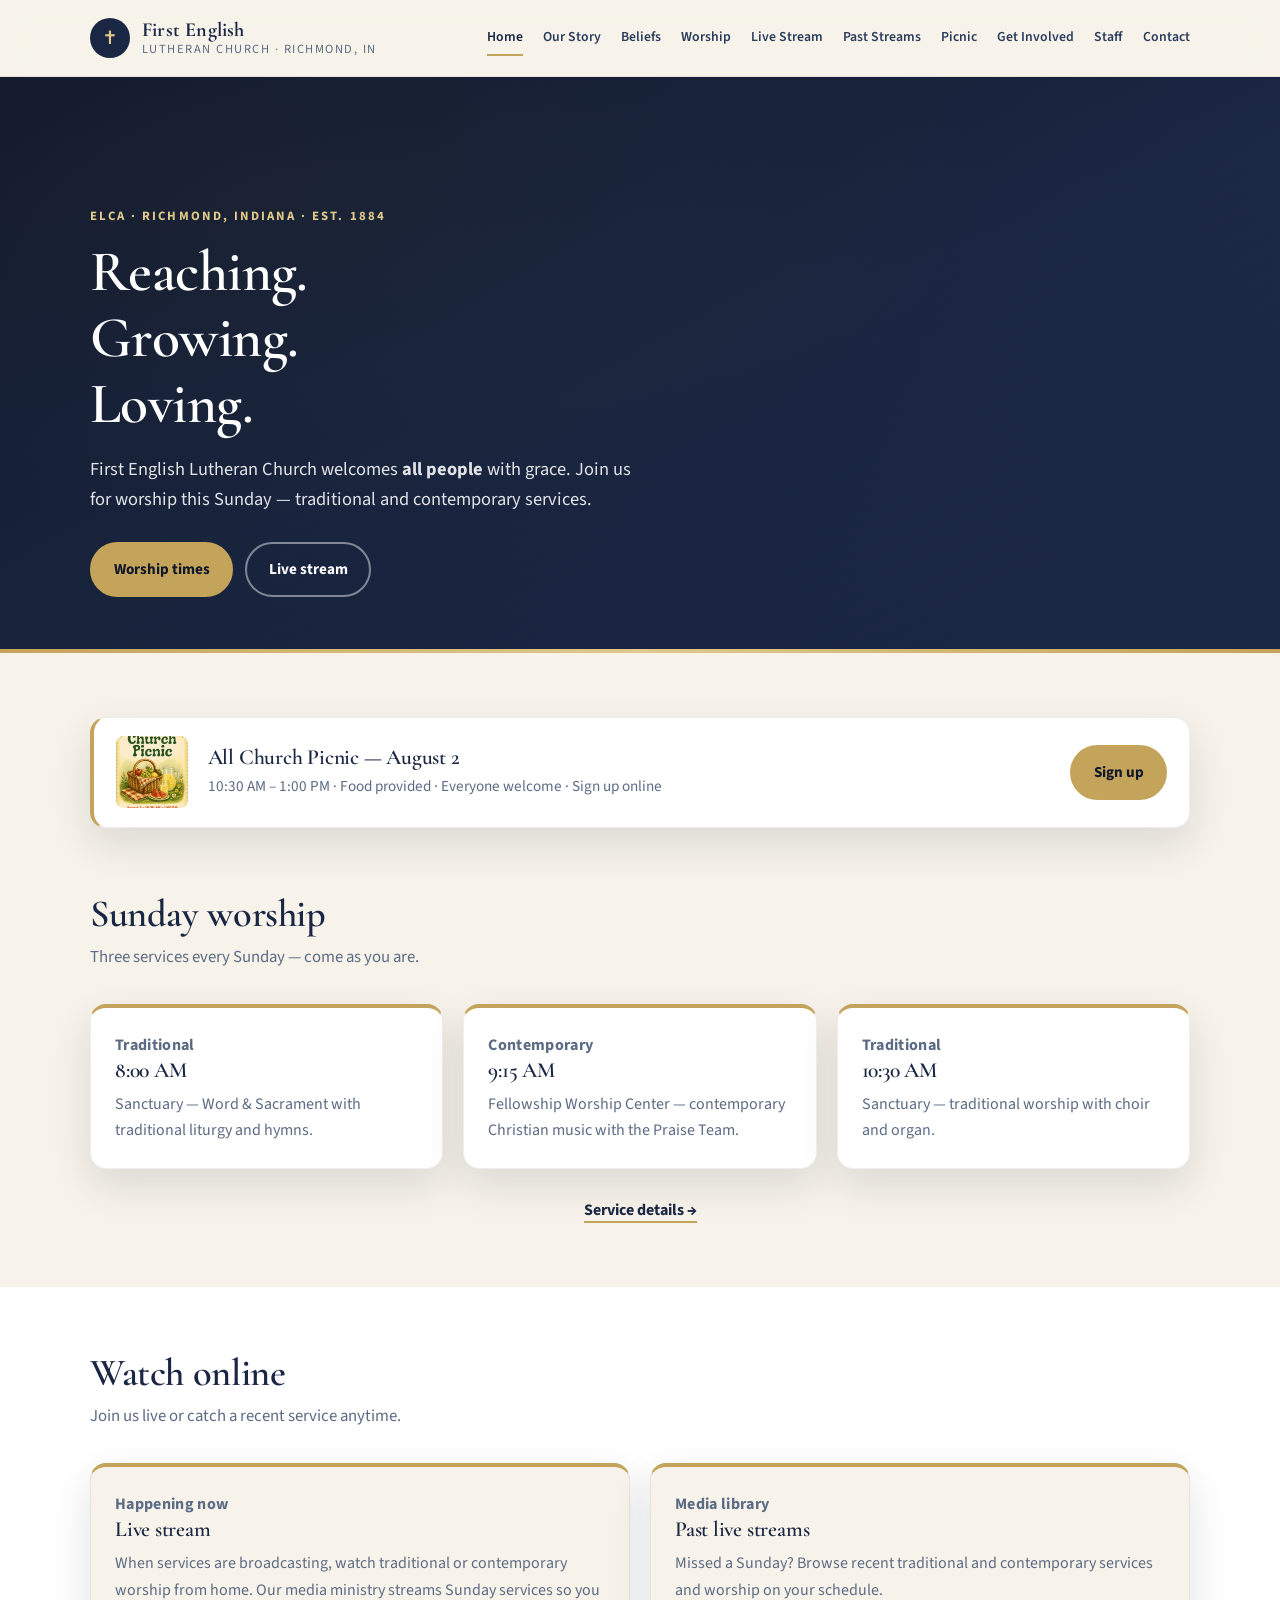
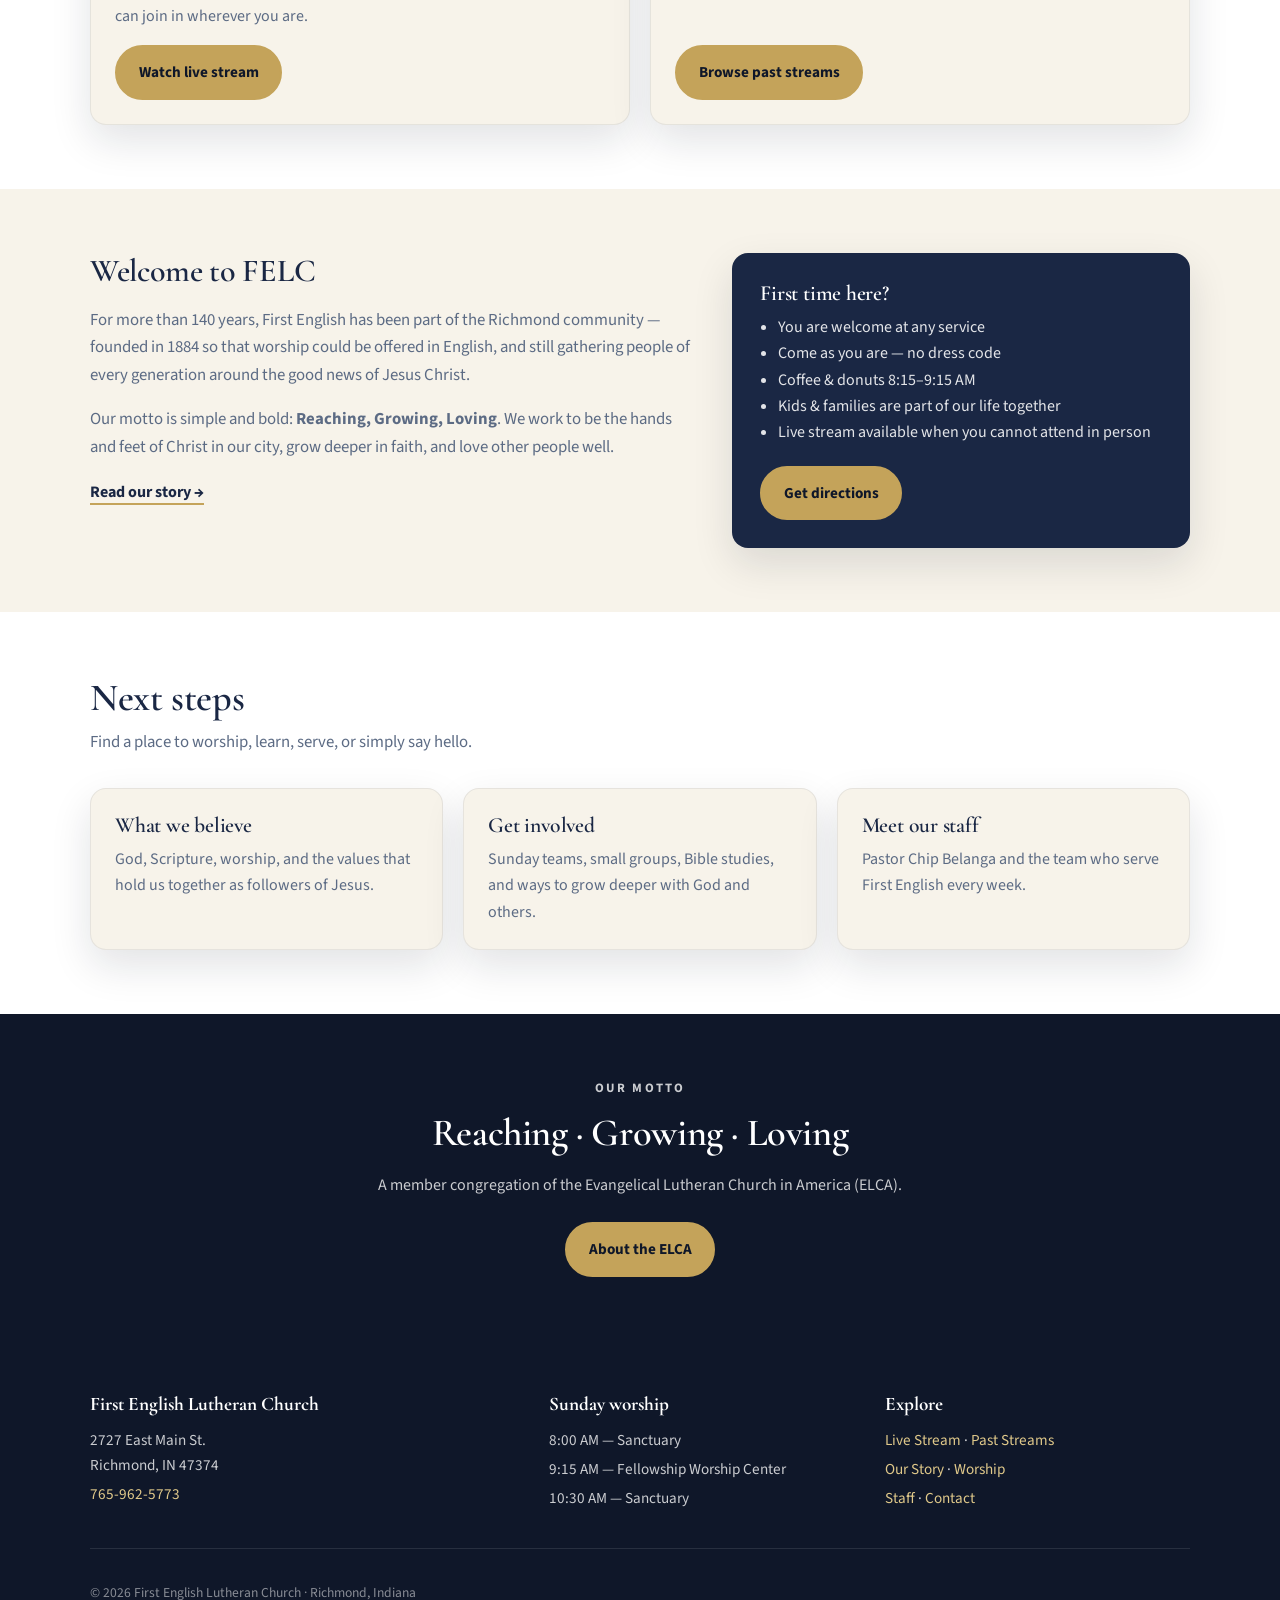
<file: index.html>
<!DOCTYPE html>
<html lang="en">
<head>
  <meta charset="UTF-8" />
  <meta name="viewport" content="width=device-width, initial-scale=1.0" />
  <meta name="description" content="First English Lutheran Church in Richmond, Indiana — Reaching, Growing, Loving. ELCA congregation at 2727 East Main St." />
  <title>First English Lutheran Church · Richmond, IN</title>
  <link rel="icon" href="assets/favicon.png" type="image/png" />
  <link rel="stylesheet" href="styles.css" />
  <link rel="preconnect" href="https://fonts.googleapis.com" />
  <link rel="preconnect" href="https://fonts.gstatic.com" crossorigin />
  <link href="https://fonts.googleapis.com/css2?family=Cormorant+Garamond:ital,wght@0,500;0,600;0,700;1,500&family=Source+Sans+3:wght@400;500;600;700&display=swap" rel="stylesheet" />
</head>
<body>
  <a class="skip-link" href="#main">Skip to content</a>
  <header class="site-header">
    <div class="container header-inner">
      <a class="brand" href="index.html">
        <span class="brand-mark" aria-hidden="true">&#10013;</span>
        <span class="brand-text">
          <strong>First English</strong>
          <span>Lutheran Church · Richmond, IN</span>
        </span>
      </a>
      <button class="nav-toggle" type="button" aria-expanded="false" aria-controls="site-nav" data-nav-toggle>
        <span class="sr-only">Menu</span>
        <span></span><span></span><span></span>
      </button>
      <nav id="site-nav" class="site-nav" data-nav>
        <a href="index.html" aria-current="page">Home</a>
        <a href="about.html">Our Story</a>
        <a href="beliefs.html">Beliefs</a>
        <a href="worship.html">Worship</a>
        <a href="live-stream.html">Live Stream</a>
        <a href="past-live-streams.html">Past Streams</a>
        <a href="picnic.html">Picnic</a>
        <a href="ministries.html">Get Involved</a>
        <a href="staff.html">Staff</a>
        <a href="contact.html">Contact</a>
      </nav>
    </div>
  </header>

  <main id="main">
    <section class="hero">
      <div class="container hero-content">
        <p class="eyebrow">ELCA · Richmond, Indiana · Est. 1884</p>
        <h1>Reaching.<br />Growing.<br />Loving.</h1>
        <p class="hero-lede">
          First English Lutheran Church welcomes <strong>all people</strong> with grace.
          Join us for worship this Sunday — traditional and contemporary services.
        </p>
        <div class="hero-actions">
          <a class="btn btn-primary" href="worship.html">Worship times</a>
          <a class="btn btn-ghost" href="live-stream.html">Live stream</a>
        </div>
      </div>
    </section>

    <section class="section" style="padding-bottom: 0;">
      <div class="container">
        <a class="picnic-banner" href="picnic.html">
          <img src="assets/church-picnic-flyer-thumb.png" alt="" width="72" height="72" />
          <div>
            <h3>All Church Picnic — August 2</h3>
            <p>10:30 AM – 1:00 PM · Food provided · Everyone welcome · Sign up online</p>
          </div>
          <span class="btn btn-primary">Sign up</span>
        </a>
      </div>
    </section>

    <section class="section">
      <div class="container">
        <div class="section-head">
          <h2>Sunday worship</h2>
          <p>Three services every Sunday — come as you are.</p>
        </div>
        <div class="card-grid three">
          <article class="card highlight">
            <p class="card-meta">Traditional</p>
            <h3>8:00 AM</h3>
            <p>Sanctuary — Word &amp; Sacrament with traditional liturgy and hymns.</p>
          </article>
          <article class="card highlight">
            <p class="card-meta">Contemporary</p>
            <h3>9:15 AM</h3>
            <p>Fellowship Worship Center — contemporary Christian music with the Praise Team.</p>
          </article>
          <article class="card highlight">
            <p class="card-meta">Traditional</p>
            <h3>10:30 AM</h3>
            <p>Sanctuary — traditional worship with choir and organ.</p>
          </article>
        </div>
        <p class="center-note">
          <a class="text-link" href="worship.html">Service details →</a>
        </p>
      </div>
    </section>

    <section class="section section-alt" id="watch">
      <div class="container">
        <div class="section-head">
          <h2>Watch online</h2>
          <p>Join us live or catch a recent service anytime.</p>
        </div>
        <div class="media-feature">
          <article class="card highlight">
            <p class="card-meta">Happening now</p>
            <h3>Live stream</h3>
            <p>
              When services are broadcasting, watch traditional or contemporary worship from home.
              Our media ministry streams Sunday services so you can join in wherever you are.
            </p>
            <a class="btn btn-primary" href="live-stream.html">Watch live stream</a>
          </article>
          <article class="card highlight">
            <p class="card-meta">Media library</p>
            <h3>Past live streams</h3>
            <p>
              Missed a Sunday? Browse recent traditional and contemporary services and worship on your schedule.
            </p>
            <a class="btn btn-primary" href="past-live-streams.html">Browse past streams</a>
          </article>
        </div>
      </div>
    </section>

    <section class="section">
      <div class="container split">
        <div class="prose">
          <h2>Welcome to FELC</h2>
          <p>
            For more than 140 years, First English has been part of the Richmond community —
            founded in 1884 so that worship could be offered in English, and still gathering
            people of every generation around the good news of Jesus Christ.
          </p>
          <p>
            Our motto is simple and bold:
            <strong>Reaching, Growing, Loving</strong>.
            We work to be the hands and feet of Christ in our city, grow deeper in faith,
            and love other people well.
          </p>
          <a class="text-link" href="about.html">Read our story →</a>
        </div>
        <aside class="callout">
          <h3>First time here?</h3>
          <ul>
            <li>You are welcome at any service</li>
            <li>Come as you are — no dress code</li>
            <li>Coffee &amp; donuts 8:15–9:15 AM</li>
            <li>Kids &amp; families are part of our life together</li>
            <li>Live stream available when you cannot attend in person</li>
          </ul>
          <a class="btn btn-primary" href="contact.html">Get directions</a>
        </aside>
      </div>
    </section>

    <section class="section section-alt">
      <div class="container">
        <div class="section-head">
          <h2>Next steps</h2>
          <p>Find a place to worship, learn, serve, or simply say hello.</p>
        </div>
        <div class="card-grid three">
          <a class="card card-link" href="beliefs.html">
            <h3>What we believe</h3>
            <p>God, Scripture, worship, and the values that hold us together as followers of Jesus.</p>
          </a>
          <a class="card card-link" href="ministries.html">
            <h3>Get involved</h3>
            <p>Sunday teams, small groups, Bible studies, and ways to grow deeper with God and others.</p>
          </a>
          <a class="card card-link" href="staff.html">
            <h3>Meet our staff</h3>
            <p>Pastor Chip Belanga and the team who serve First English every week.</p>
          </a>
        </div>
      </div>
    </section>

    <section class="section section-navy">
      <div class="container mission-band">
        <p class="eyebrow">Our motto</p>
        <h2>Reaching · Growing · Loving</h2>
        <p>A member congregation of the Evangelical Lutheran Church in America (ELCA).</p>
        <a class="btn btn-primary" href="https://www.elca.org/" rel="noopener noreferrer" target="_blank">About the ELCA</a>
      </div>
    </section>
  </main>

  <footer class="site-footer">
    <div class="container footer-grid">
      <div>
        <strong>First English Lutheran Church</strong>
        <p>2727 East Main St.<br />Richmond, IN 47374</p>
        <p><a href="tel:7659625773">765-962-5773</a></p>
      </div>
      <div>
        <strong>Sunday worship</strong>
        <p>8:00 AM — Sanctuary</p>
        <p>9:15 AM — Fellowship Worship Center</p>
        <p>10:30 AM — Sanctuary</p>
      </div>
      <div>
        <strong>Explore</strong>
        <p><a href="live-stream.html">Live Stream</a> · <a href="past-live-streams.html">Past Streams</a></p>
        <p><a href="about.html">Our Story</a> · <a href="worship.html">Worship</a></p>
        <p><a href="staff.html">Staff</a> · <a href="contact.html">Contact</a></p>
      </div>
    </div>
    <div class="container footer-bottom">
      <p>© <span data-year></span> First English Lutheran Church · Richmond, Indiana</p>
    </div>
  </footer>
  <script src="script.js"></script>
</body>
</html>
</file>
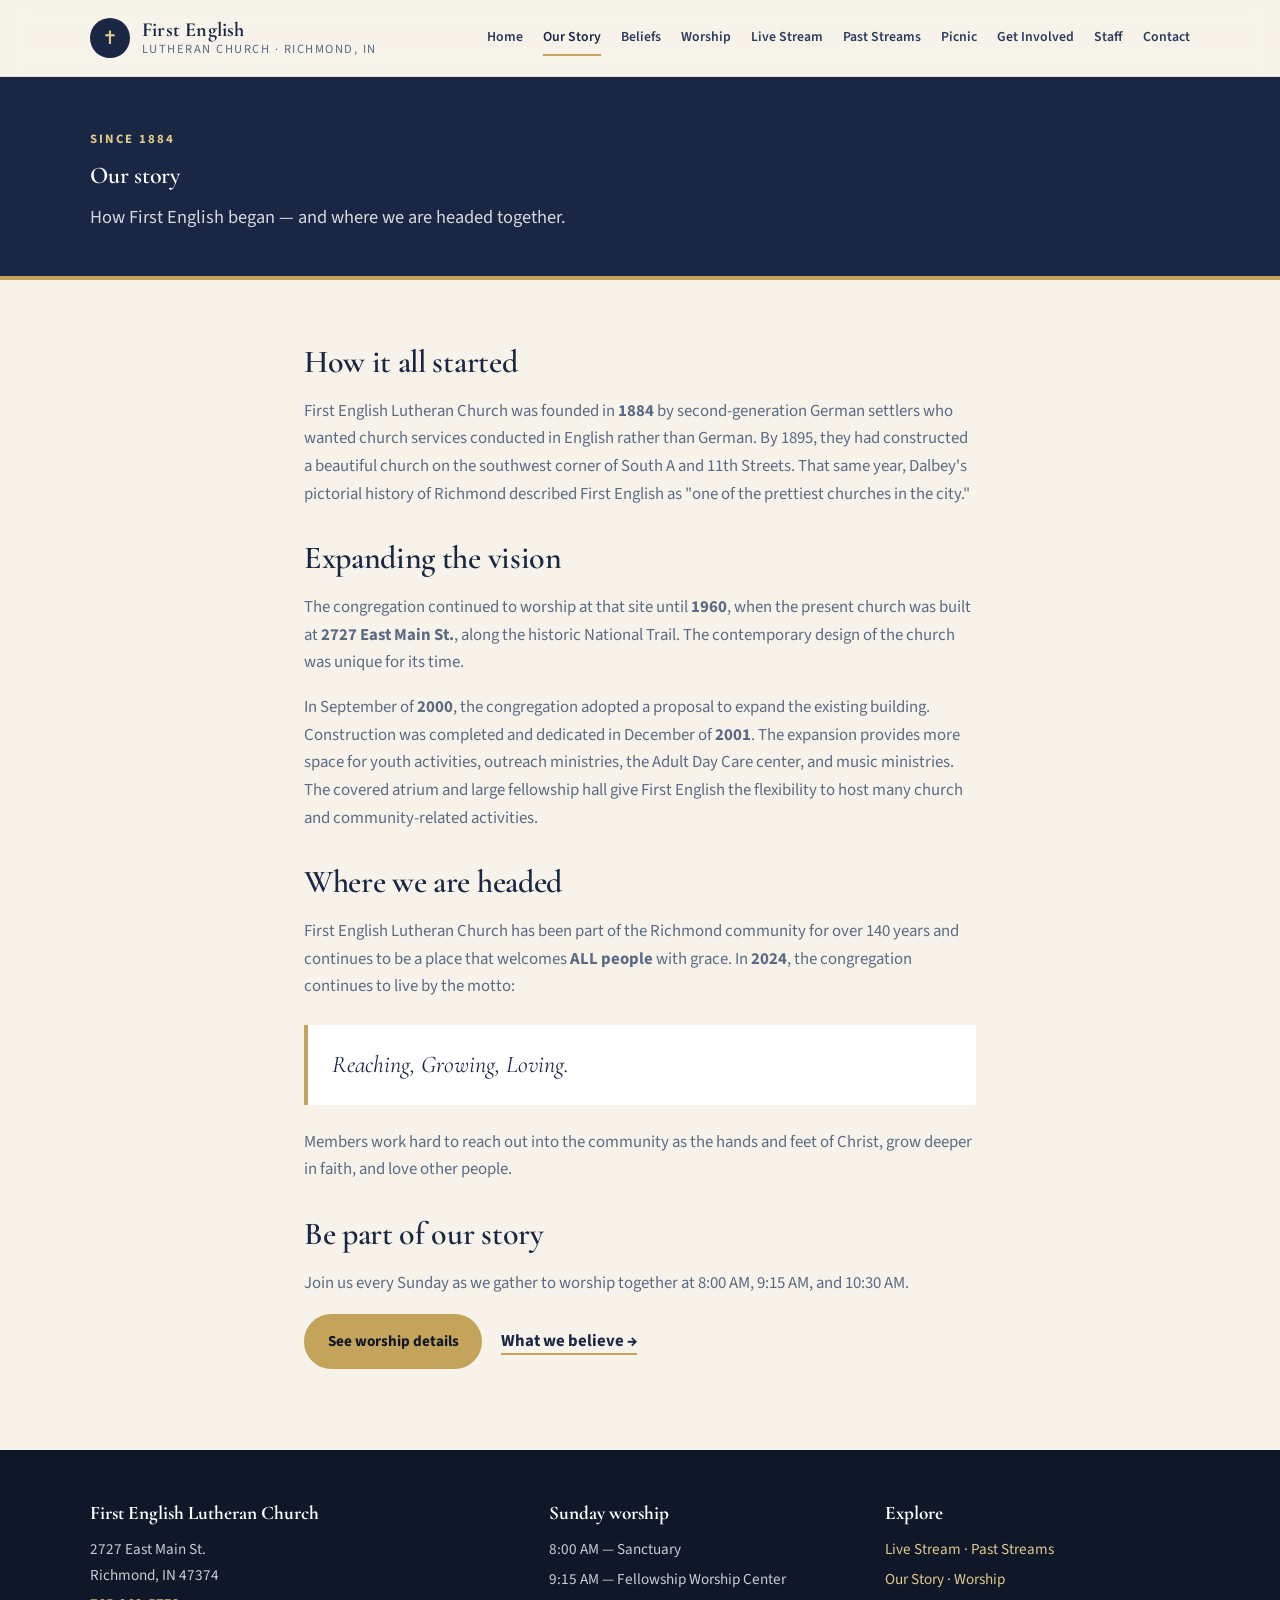
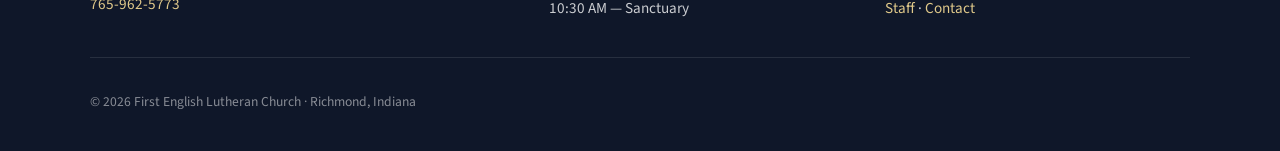
<file: about.html>
<!DOCTYPE html>
<html lang="en">
<head>
  <meta charset="UTF-8" />
  <meta name="viewport" content="width=device-width, initial-scale=1.0" />
  <meta name="description" content="The story of First English Lutheran Church in Richmond, Indiana — founded 1884, still welcoming all people with grace." />
  <title>Our Story · First English Lutheran Church</title>
  <link rel="icon" href="assets/favicon.png" type="image/png" />
  <link rel="stylesheet" href="styles.css" />
  <link rel="preconnect" href="https://fonts.googleapis.com" />
  <link rel="preconnect" href="https://fonts.gstatic.com" crossorigin />
  <link href="https://fonts.googleapis.com/css2?family=Cormorant+Garamond:ital,wght@0,500;0,600;0,700;1,500&family=Source+Sans+3:wght@400;500;600;700&display=swap" rel="stylesheet" />
</head>
<body>
  <a class="skip-link" href="#main">Skip to content</a>
  <header class="site-header">
    <div class="container header-inner">
      <a class="brand" href="index.html">
        <span class="brand-mark" aria-hidden="true">&#10013;</span>
        <span class="brand-text">
          <strong>First English</strong>
          <span>Lutheran Church · Richmond, IN</span>
        </span>
      </a>
      <button class="nav-toggle" type="button" aria-expanded="false" aria-controls="site-nav" data-nav-toggle>
        <span class="sr-only">Menu</span>
        <span></span><span></span><span></span>
      </button>
      <nav id="site-nav" class="site-nav" data-nav>
        <a href="index.html">Home</a>
        <a href="about.html" aria-current="page">Our Story</a>
        <a href="beliefs.html">Beliefs</a>
        <a href="worship.html">Worship</a>
        <a href="live-stream.html">Live Stream</a>
        <a href="past-live-streams.html">Past Streams</a>
        <a href="picnic.html">Picnic</a>
        <a href="ministries.html">Get Involved</a>
        <a href="staff.html">Staff</a>
        <a href="contact.html">Contact</a>
      </nav>
    </div>
  </header>

  <main id="main">
    <section class="page-hero">
      <div class="container">
        <p class="eyebrow">Since 1884</p>
        <h1>Our story</h1>
        <p class="hero-lede">How First English began — and where we are headed together.</p>
      </div>
    </section>

    <section class="section">
      <div class="container prose narrow">
        <h2>How it all started</h2>
        <p>
          First English Lutheran Church was founded in <strong>1884</strong> by second-generation German
          settlers who wanted church services conducted in English rather than German. By 1895, they had
          constructed a beautiful church on the southwest corner of South A and 11th Streets. That same year,
          Dalbey's pictorial history of Richmond described First English as "one of the prettiest churches in the city."
        </p>

        <h2>Expanding the vision</h2>
        <p>
          The congregation continued to worship at that site until <strong>1960</strong>, when the present church
          was built at <strong>2727 East Main St.</strong>, along the historic National Trail. The contemporary
          design of the church was unique for its time.
        </p>
        <p>
          In September of <strong>2000</strong>, the congregation adopted a proposal to expand the existing building.
          Construction was completed and dedicated in December of <strong>2001</strong>. The expansion provides more
          space for youth activities, outreach ministries, the Adult Day Care center, and music ministries. The
          covered atrium and large fellowship hall give First English the flexibility to host many church and
          community-related activities.
        </p>

        <h2>Where we are headed</h2>
        <p>
          First English Lutheran Church has been part of the Richmond community for over 140 years and continues
          to be a place that welcomes <strong>ALL people</strong> with grace. In <strong>2024</strong>, the
          congregation continues to live by the motto:
        </p>
        <blockquote class="mission-quote">
          Reaching, Growing, Loving.
        </blockquote>
        <p>
          Members work hard to reach out into the community as the hands and feet of Christ, grow deeper in faith,
          and love other people.
        </p>

        <h2>Be part of our story</h2>
        <p>
          Join us every Sunday as we gather to worship together at 8:00 AM, 9:15 AM, and 10:30 AM.
        </p>
        <p>
          <a class="btn btn-primary" href="worship.html">See worship details</a>
          <a class="text-link" href="beliefs.html" style="margin-left: 1rem;">What we believe →</a>
        </p>
      </div>
    </section>
  </main>

  <footer class="site-footer">
    <div class="container footer-grid">
      <div>
        <strong>First English Lutheran Church</strong>
        <p>2727 East Main St.<br />Richmond, IN 47374</p>
        <p><a href="tel:7659625773">765-962-5773</a></p>
      </div>
      <div>
        <strong>Sunday worship</strong>
        <p>8:00 AM — Sanctuary</p>
        <p>9:15 AM — Fellowship Worship Center</p>
        <p>10:30 AM — Sanctuary</p>
      </div>
      <div>
        <strong>Explore</strong>
        <p><a href="live-stream.html">Live Stream</a> · <a href="past-live-streams.html">Past Streams</a></p>
        <p><a href="about.html">Our Story</a> · <a href="worship.html">Worship</a></p>
        <p><a href="staff.html">Staff</a> · <a href="contact.html">Contact</a></p>
      </div>
    </div>
    <div class="container footer-bottom">
      <p>© <span data-year></span> First English Lutheran Church · Richmond, Indiana</p>
    </div>
  </footer>
  <script src="script.js"></script>
</body>
</html>
</file>
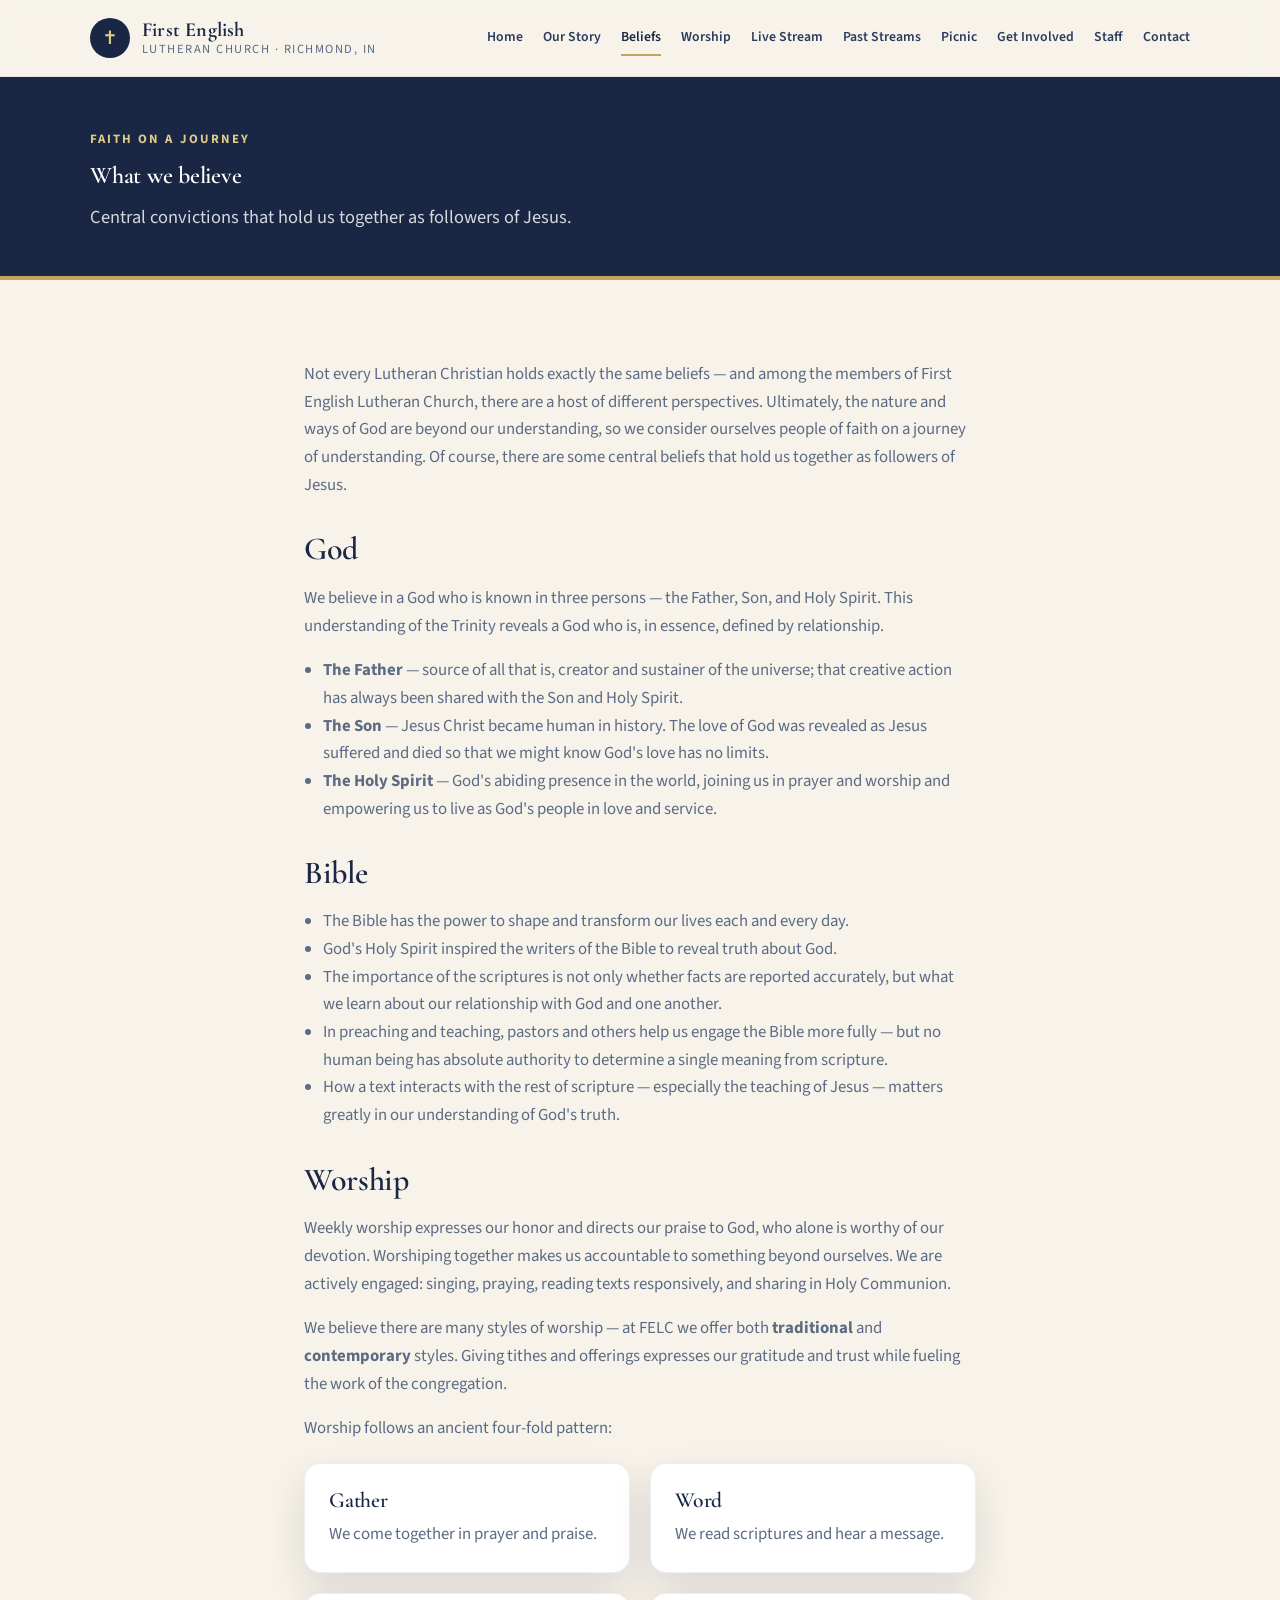
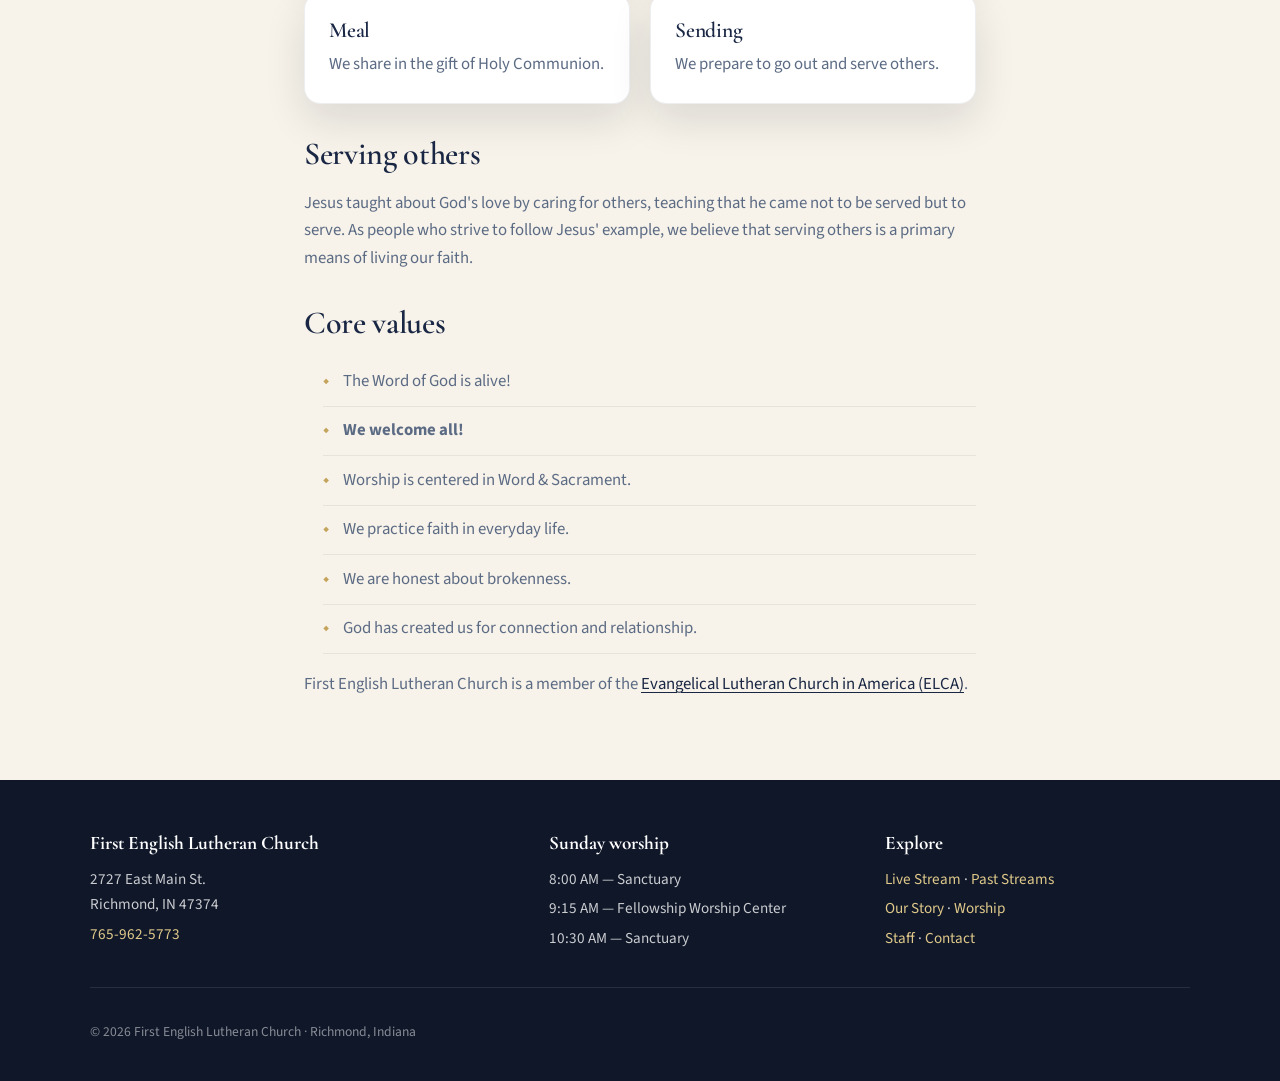
<file: beliefs.html>
<!DOCTYPE html>
<html lang="en">
<head>
  <meta charset="UTF-8" />
  <meta name="viewport" content="width=device-width, initial-scale=1.0" />
  <meta name="description" content="What First English Lutheran Church believes about God, the Bible, worship, and serving others. An ELCA congregation in Richmond, IN." />
  <title>What We Believe · First English Lutheran Church</title>
  <link rel="icon" href="assets/favicon.png" type="image/png" />
  <link rel="stylesheet" href="styles.css" />
  <link rel="preconnect" href="https://fonts.googleapis.com" />
  <link rel="preconnect" href="https://fonts.gstatic.com" crossorigin />
  <link href="https://fonts.googleapis.com/css2?family=Cormorant+Garamond:ital,wght@0,500;0,600;0,700;1,500&family=Source+Sans+3:wght@400;500;600;700&display=swap" rel="stylesheet" />
</head>
<body>
  <a class="skip-link" href="#main">Skip to content</a>
  <header class="site-header">
    <div class="container header-inner">
      <a class="brand" href="index.html">
        <span class="brand-mark" aria-hidden="true">&#10013;</span>
        <span class="brand-text">
          <strong>First English</strong>
          <span>Lutheran Church · Richmond, IN</span>
        </span>
      </a>
      <button class="nav-toggle" type="button" aria-expanded="false" aria-controls="site-nav" data-nav-toggle>
        <span class="sr-only">Menu</span>
        <span></span><span></span><span></span>
      </button>
      <nav id="site-nav" class="site-nav" data-nav>
        <a href="index.html">Home</a>
        <a href="about.html">Our Story</a>
        <a href="beliefs.html" aria-current="page">Beliefs</a>
        <a href="worship.html">Worship</a>
        <a href="live-stream.html">Live Stream</a>
        <a href="past-live-streams.html">Past Streams</a>
        <a href="picnic.html">Picnic</a>
        <a href="ministries.html">Get Involved</a>
        <a href="staff.html">Staff</a>
        <a href="contact.html">Contact</a>
      </nav>
    </div>
  </header>

  <main id="main">
    <section class="page-hero">
      <div class="container">
        <p class="eyebrow">Faith on a journey</p>
        <h1>What we believe</h1>
        <p class="hero-lede">Central convictions that hold us together as followers of Jesus.</p>
      </div>
    </section>

    <section class="section">
      <div class="container prose narrow">
        <p>
          Not every Lutheran Christian holds exactly the same beliefs — and among the members of First English
          Lutheran Church, there are a host of different perspectives. Ultimately, the nature and ways of God are
          beyond our understanding, so we consider ourselves people of faith on a journey of understanding.
          Of course, there are some central beliefs that hold us together as followers of Jesus.
        </p>

        <h2>God</h2>
        <p>
          We believe in a God who is known in three persons — the Father, Son, and Holy Spirit. This understanding
          of the Trinity reveals a God who is, in essence, defined by relationship.
        </p>
        <ul>
          <li>
            <strong>The Father</strong> — source of all that is, creator and sustainer of the universe; that creative
            action has always been shared with the Son and Holy Spirit.
          </li>
          <li>
            <strong>The Son</strong> — Jesus Christ became human in history. The love of God was revealed as Jesus
            suffered and died so that we might know God's love has no limits.
          </li>
          <li>
            <strong>The Holy Spirit</strong> — God's abiding presence in the world, joining us in prayer and worship
            and empowering us to live as God's people in love and service.
          </li>
        </ul>

        <h2>Bible</h2>
        <ul>
          <li>The Bible has the power to shape and transform our lives each and every day.</li>
          <li>God's Holy Spirit inspired the writers of the Bible to reveal truth about God.</li>
          <li>
            The importance of the scriptures is not only whether facts are reported accurately, but what we learn
            about our relationship with God and one another.
          </li>
          <li>
            In preaching and teaching, pastors and others help us engage the Bible more fully — but no human being
            has absolute authority to determine a single meaning from scripture.
          </li>
          <li>
            How a text interacts with the rest of scripture — especially the teaching of Jesus — matters greatly
            in our understanding of God's truth.
          </li>
        </ul>

        <h2>Worship</h2>
        <p>
          Weekly worship expresses our honor and directs our praise to God, who alone is worthy of our devotion.
          Worshiping together makes us accountable to something beyond ourselves. We are actively engaged:
          singing, praying, reading texts responsively, and sharing in Holy Communion.
        </p>
        <p>
          We believe there are many styles of worship — at FELC we offer both <strong>traditional</strong> and
          <strong>contemporary</strong> styles. Giving tithes and offerings expresses our gratitude and trust while
          fueling the work of the congregation.
        </p>
        <p>Worship follows an ancient four-fold pattern:</p>
        <div class="card-grid two tight">
          <article class="card"><h3>Gather</h3><p>We come together in prayer and praise.</p></article>
          <article class="card"><h3>Word</h3><p>We read scriptures and hear a message.</p></article>
          <article class="card"><h3>Meal</h3><p>We share in the gift of Holy Communion.</p></article>
          <article class="card"><h3>Sending</h3><p>We prepare to go out and serve others.</p></article>
        </div>

        <h2>Serving others</h2>
        <p>
          Jesus taught about God's love by caring for others, teaching that he came not to be served but to serve.
          As people who strive to follow Jesus' example, we believe that serving others is a primary means of living
          our faith.
        </p>

        <h2>Core values</h2>
        <ul class="values-list">
          <li>The Word of God is alive!</li>
          <li><strong>We welcome all!</strong></li>
          <li>Worship is centered in Word &amp; Sacrament.</li>
          <li>We practice faith in everyday life.</li>
          <li>We are honest about brokenness.</li>
          <li>God has created us for connection and relationship.</li>
        </ul>

        <p>
          First English Lutheran Church is a member of the
          <a href="https://www.elca.org/" rel="noopener noreferrer" target="_blank">Evangelical Lutheran Church in America (ELCA)</a>.
        </p>
      </div>
    </section>
  </main>

  <footer class="site-footer">
    <div class="container footer-grid">
      <div>
        <strong>First English Lutheran Church</strong>
        <p>2727 East Main St.<br />Richmond, IN 47374</p>
        <p><a href="tel:7659625773">765-962-5773</a></p>
      </div>
      <div>
        <strong>Sunday worship</strong>
        <p>8:00 AM — Sanctuary</p>
        <p>9:15 AM — Fellowship Worship Center</p>
        <p>10:30 AM — Sanctuary</p>
      </div>
      <div>
        <strong>Explore</strong>
        <p><a href="live-stream.html">Live Stream</a> · <a href="past-live-streams.html">Past Streams</a></p>
        <p><a href="about.html">Our Story</a> · <a href="worship.html">Worship</a></p>
        <p><a href="staff.html">Staff</a> · <a href="contact.html">Contact</a></p>
      </div>
    </div>
    <div class="container footer-bottom">
      <p>© <span data-year></span> First English Lutheran Church · Richmond, Indiana</p>
    </div>
  </footer>
  <script src="script.js"></script>
</body>
</html>
</file>
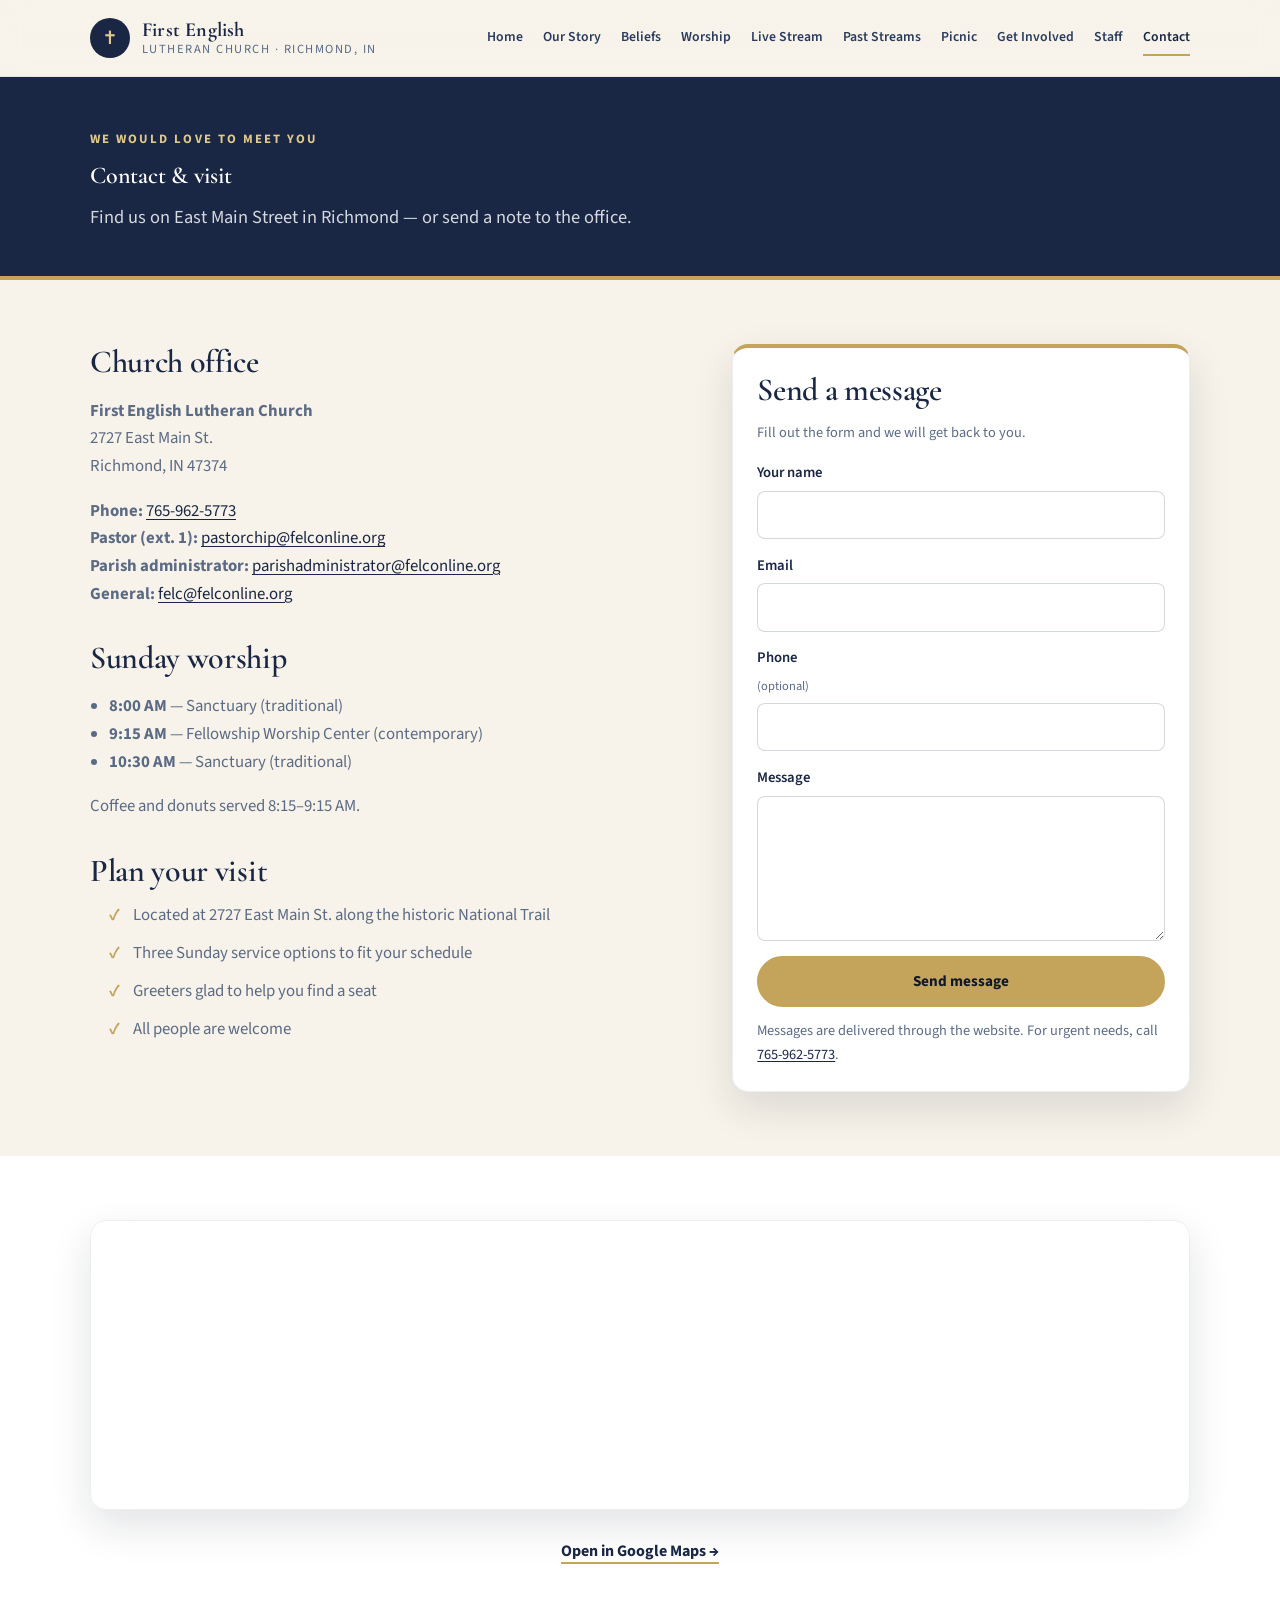
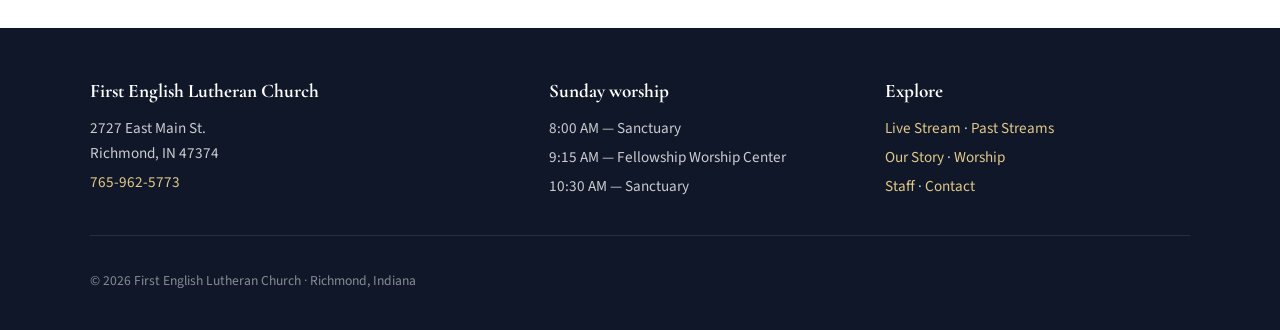
<file: contact.html>
<!DOCTYPE html>
<html lang="en">
<head>
  <meta charset="UTF-8" />
  <meta name="viewport" content="width=device-width, initial-scale=1.0" />
  <meta name="description" content="Contact First English Lutheran Church — 2727 East Main St., Richmond, IN 47374. Phone 765-962-5773." />
  <title>Contact · First English Lutheran Church</title>
  <link rel="icon" href="assets/favicon.png" type="image/png" />
  <link rel="stylesheet" href="styles.css" />
  <link rel="preconnect" href="https://fonts.googleapis.com" />
  <link rel="preconnect" href="https://fonts.gstatic.com" crossorigin />
  <link href="https://fonts.googleapis.com/css2?family=Cormorant+Garamond:ital,wght@0,500;0,600;0,700;1,500&family=Source+Sans+3:wght@400;500;600;700&display=swap" rel="stylesheet" />
</head>
<body>
  <a class="skip-link" href="#main">Skip to content</a>
  <header class="site-header">
    <div class="container header-inner">
      <a class="brand" href="index.html">
        <span class="brand-mark" aria-hidden="true">&#10013;</span>
        <span class="brand-text">
          <strong>First English</strong>
          <span>Lutheran Church · Richmond, IN</span>
        </span>
      </a>
      <button class="nav-toggle" type="button" aria-expanded="false" aria-controls="site-nav" data-nav-toggle>
        <span class="sr-only">Menu</span>
        <span></span><span></span><span></span>
      </button>
      <nav id="site-nav" class="site-nav" data-nav>
        <a href="index.html">Home</a>
        <a href="about.html">Our Story</a>
        <a href="beliefs.html">Beliefs</a>
        <a href="worship.html">Worship</a>
        <a href="live-stream.html">Live Stream</a>
        <a href="past-live-streams.html">Past Streams</a>
        <a href="picnic.html">Picnic</a>
        <a href="ministries.html">Get Involved</a>
        <a href="staff.html">Staff</a>
        <a href="contact.html" aria-current="page">Contact</a>
      </nav>
    </div>
  </header>

  <main id="main">
    <section class="page-hero">
      <div class="container">
        <p class="eyebrow">We would love to meet you</p>
        <h1>Contact &amp; visit</h1>
        <p class="hero-lede">Find us on East Main Street in Richmond — or send a note to the office.</p>
      </div>
    </section>

    <section class="section">
      <div class="container split">
        <div class="prose">
          <h2>Church office</h2>
          <p>
            <strong>First English Lutheran Church</strong><br />
            2727 East Main St.<br />
            Richmond, IN 47374
          </p>
          <p>
            <strong>Phone:</strong> <a href="tel:7659625773">765-962-5773</a><br />
            <strong>Pastor (ext. 1):</strong>
            <a href="mailto:pastorchip@felconline.org">pastorchip@felconline.org</a><br />
            <strong>Parish administrator:</strong>
            <a href="mailto:parishadministrator@felconline.org">parishadministrator@felconline.org</a><br />
            <strong>General:</strong>
            <a href="mailto:felc@felconline.org">felc@felconline.org</a>
          </p>
          <h2>Sunday worship</h2>
          <ul>
            <li><strong>8:00 AM</strong> — Sanctuary (traditional)</li>
            <li><strong>9:15 AM</strong> — Fellowship Worship Center (contemporary)</li>
            <li><strong>10:30 AM</strong> — Sanctuary (traditional)</li>
          </ul>
          <p>Coffee and donuts served 8:15–9:15 AM.</p>
          <h2>Plan your visit</h2>
          <ul class="checklist">
            <li>Located at 2727 East Main St. along the historic National Trail</li>
            <li>Three Sunday service options to fit your schedule</li>
            <li>Greeters glad to help you find a seat</li>
            <li>All people are welcome</li>
          </ul>
        </div>
        <aside class="card highlight">
          <h2>Send a message</h2>
          <p class="muted-sm">Fill out the form and we will get back to you.</p>
          <form
            class="contact-form"
            name="contact"
            method="POST"
            action="/thanks.html"
            data-netlify="true"
            data-netlify-honeypot="bot-field"
            netlify
          >
            <input type="hidden" name="form-name" value="contact" />
            <p class="honeypot" aria-hidden="true">
              <label>
                Don’t fill this out if you’re human:
                <input type="text" name="bot-field" tabindex="-1" autocomplete="off" />
              </label>
            </p>
            <label>
              Your name
              <input type="text" name="name" required autocomplete="name" />
            </label>
            <label>
              Email
              <input type="email" name="email" required autocomplete="email" />
            </label>
            <label>
              Phone <span class="optional">(optional)</span>
              <input type="tel" name="phone" autocomplete="tel" />
            </label>
            <label>
              Message
              <textarea name="message" rows="5" required></textarea>
            </label>
            <button class="btn btn-primary" type="submit">Send message</button>
          </form>
          <p class="muted-sm">
            Messages are delivered through the website. For urgent needs, call
            <a href="tel:7659625773">765-962-5773</a>.
          </p>
        </aside>
      </div>
    </section>

    <section class="section section-alt">
      <div class="container">
        <div class="map-embed">
          <iframe
            title="Map to First English Lutheran Church, Richmond IN"
            loading="lazy"
            referrerpolicy="no-referrer-when-downgrade"
            src="https://maps.google.com/maps?q=2727+East+Main+St.+Richmond+IN+47374&amp;z=15&amp;output=embed"
          ></iframe>
        </div>
        <p class="center-note">
          <a class="text-link" href="https://maps.google.com/?q=2727+East+Main+St.+Richmond+IN+47374" rel="noopener noreferrer" target="_blank">
            Open in Google Maps →
          </a>
        </p>
      </div>
    </section>
  </main>

  <footer class="site-footer">
    <div class="container footer-grid">
      <div>
        <strong>First English Lutheran Church</strong>
        <p>2727 East Main St.<br />Richmond, IN 47374</p>
        <p><a href="tel:7659625773">765-962-5773</a></p>
      </div>
      <div>
        <strong>Sunday worship</strong>
        <p>8:00 AM — Sanctuary</p>
        <p>9:15 AM — Fellowship Worship Center</p>
        <p>10:30 AM — Sanctuary</p>
      </div>
      <div>
        <strong>Explore</strong>
        <p><a href="live-stream.html">Live Stream</a> · <a href="past-live-streams.html">Past Streams</a></p>
        <p><a href="about.html">Our Story</a> · <a href="worship.html">Worship</a></p>
        <p><a href="staff.html">Staff</a> · <a href="contact.html">Contact</a></p>
      </div>
    </div>
    <div class="container footer-bottom">
      <p>© <span data-year></span> First English Lutheran Church · Richmond, Indiana</p>
    </div>
  </footer>
  <script src="script.js"></script>
</body>
</html>
</file>
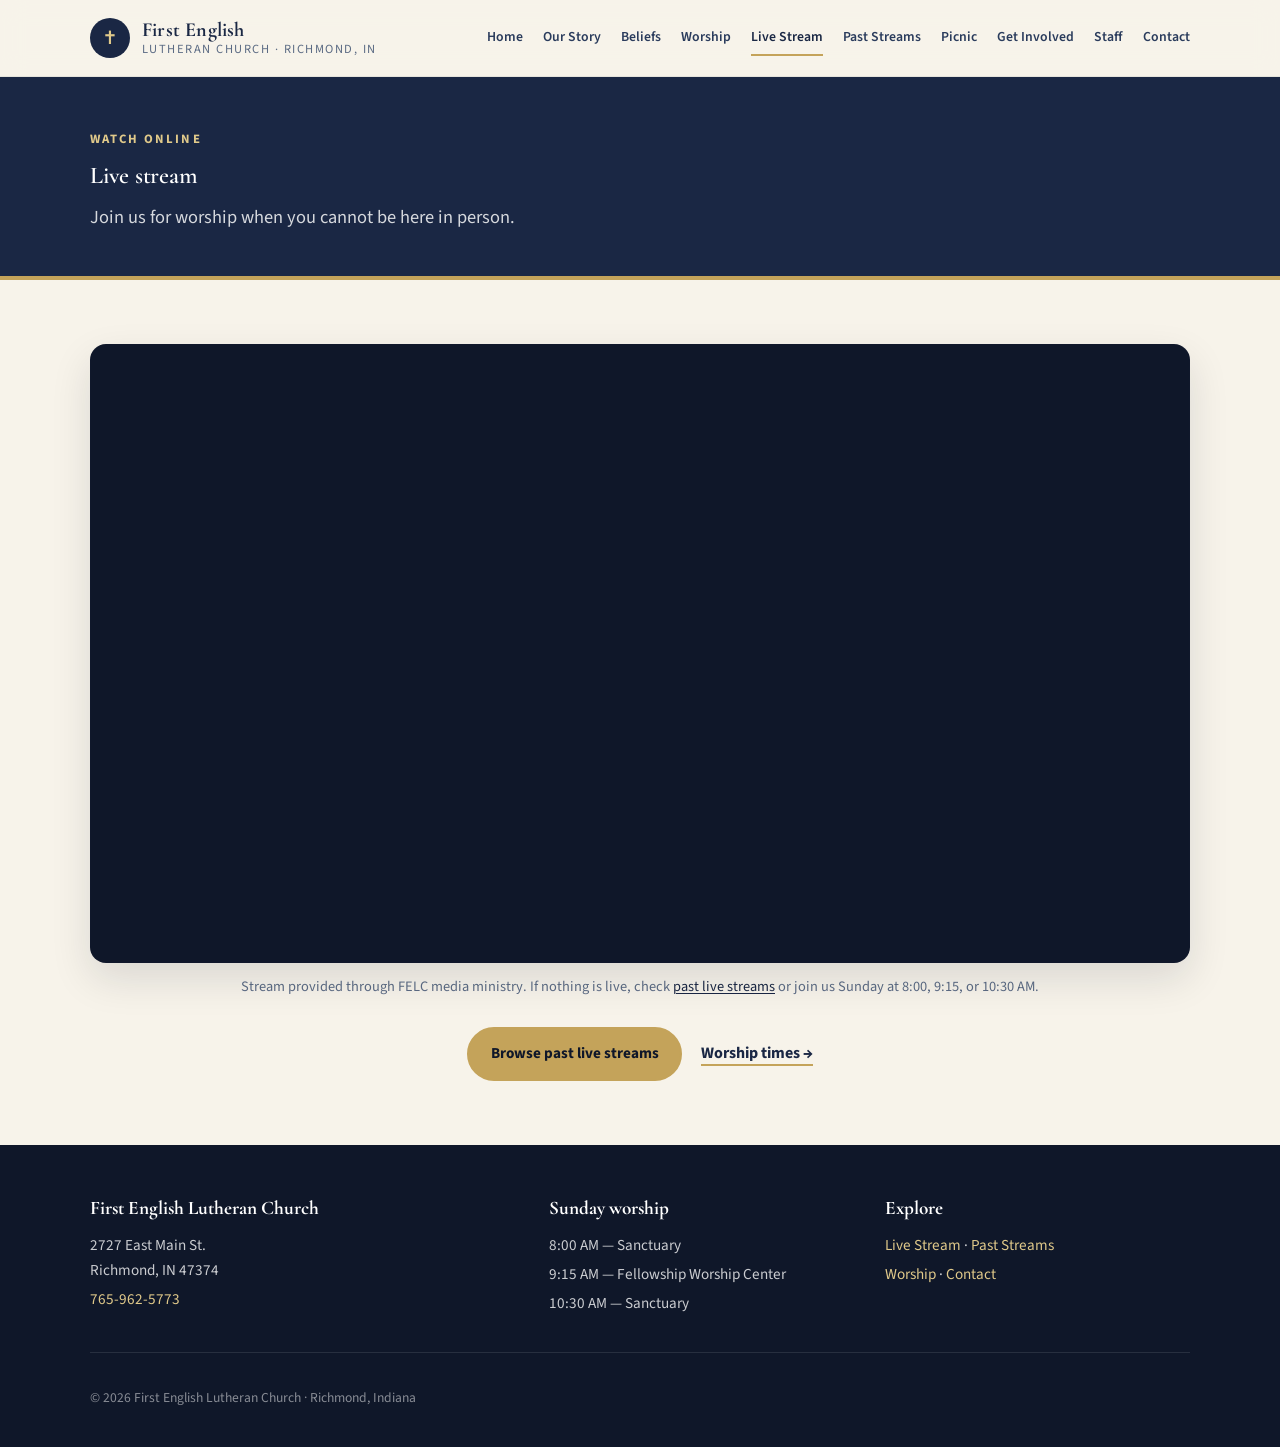
<file: live-stream.html>
<!DOCTYPE html>
<html lang="en">
<head>
  <meta charset="UTF-8" />
  <meta name="viewport" content="width=device-width, initial-scale=1.0" />
  <meta name="description" content="Watch First English Lutheran Church live — Richmond, Indiana worship stream." />
  <title>Live Stream · First English Lutheran Church</title>
  <link rel="icon" href="assets/favicon.png" type="image/png" />
  <link rel="stylesheet" href="styles.css" />
  <link rel="preconnect" href="https://fonts.googleapis.com" />
  <link rel="preconnect" href="https://fonts.gstatic.com" crossorigin />
  <link href="https://fonts.googleapis.com/css2?family=Cormorant+Garamond:ital,wght@0,500;0,600;0,700;1,500&family=Source+Sans+3:wght@400;500;600;700&display=swap" rel="stylesheet" />
</head>
<body>
  <a class="skip-link" href="#main">Skip to content</a>
  <header class="site-header">
    <div class="container header-inner">
      <a class="brand" href="index.html">
        <span class="brand-mark" aria-hidden="true">&#10013;</span>
        <span class="brand-text">
          <strong>First English</strong>
          <span>Lutheran Church · Richmond, IN</span>
        </span>
      </a>
      <button class="nav-toggle" type="button" aria-expanded="false" aria-controls="site-nav" data-nav-toggle>
        <span class="sr-only">Menu</span>
        <span></span><span></span><span></span>
      </button>
      <nav id="site-nav" class="site-nav" data-nav>
        <a href="index.html">Home</a>
        <a href="about.html">Our Story</a>
        <a href="beliefs.html">Beliefs</a>
        <a href="worship.html">Worship</a>
        <a href="live-stream.html" aria-current="page">Live Stream</a>
        <a href="past-live-streams.html">Past Streams</a>
        <a href="picnic.html">Picnic</a>
        <a href="ministries.html">Get Involved</a>
        <a href="staff.html">Staff</a>
        <a href="contact.html">Contact</a>
      </nav>
    </div>
  </header>

  <main id="main">
    <section class="page-hero">
      <div class="container">
        <p class="eyebrow">Watch online</p>
        <h1>Live stream</h1>
        <p class="hero-lede">Join us for worship when you cannot be here in person.</p>
      </div>
    </section>

    <section class="section">
      <div class="container">
        <div class="stream-embed">
          <iframe
            src="https://subsplash.com/u/-C4J89K/media/embed/d/*next-live"
            title="First English Lutheran Church live stream"
            allow="clipboard-read; clipboard-write; autoplay; fullscreen; picture-in-picture"
            allowfullscreen
            loading="lazy"
          ></iframe>
        </div>
        <p class="center-note muted-sm">
          Stream provided through FELC media ministry. If nothing is live, check
          <a href="past-live-streams.html">past live streams</a> or join us Sunday at 8:00, 9:15, or 10:30 AM.
        </p>
        <p class="center-note">
          <a class="btn btn-primary" href="past-live-streams.html">Browse past live streams</a>
          <a class="text-link" href="worship.html" style="margin-left: 1rem;">Worship times →</a>
        </p>
      </div>
    </section>
  </main>

  <footer class="site-footer">
    <div class="container footer-grid">
      <div>
        <strong>First English Lutheran Church</strong>
        <p>2727 East Main St.<br />Richmond, IN 47374</p>
        <p><a href="tel:7659625773">765-962-5773</a></p>
      </div>
      <div>
        <strong>Sunday worship</strong>
        <p>8:00 AM — Sanctuary</p>
        <p>9:15 AM — Fellowship Worship Center</p>
        <p>10:30 AM — Sanctuary</p>
      </div>
      <div>
        <strong>Explore</strong>
        <p><a href="live-stream.html">Live Stream</a> · <a href="past-live-streams.html">Past Streams</a></p>
        <p><a href="worship.html">Worship</a> · <a href="contact.html">Contact</a></p>
      </div>
    </div>
    <div class="container footer-bottom">
      <p>© <span data-year></span> First English Lutheran Church · Richmond, Indiana</p>
    </div>
  </footer>
  <script src="script.js"></script>
</body>
</html>
</file>
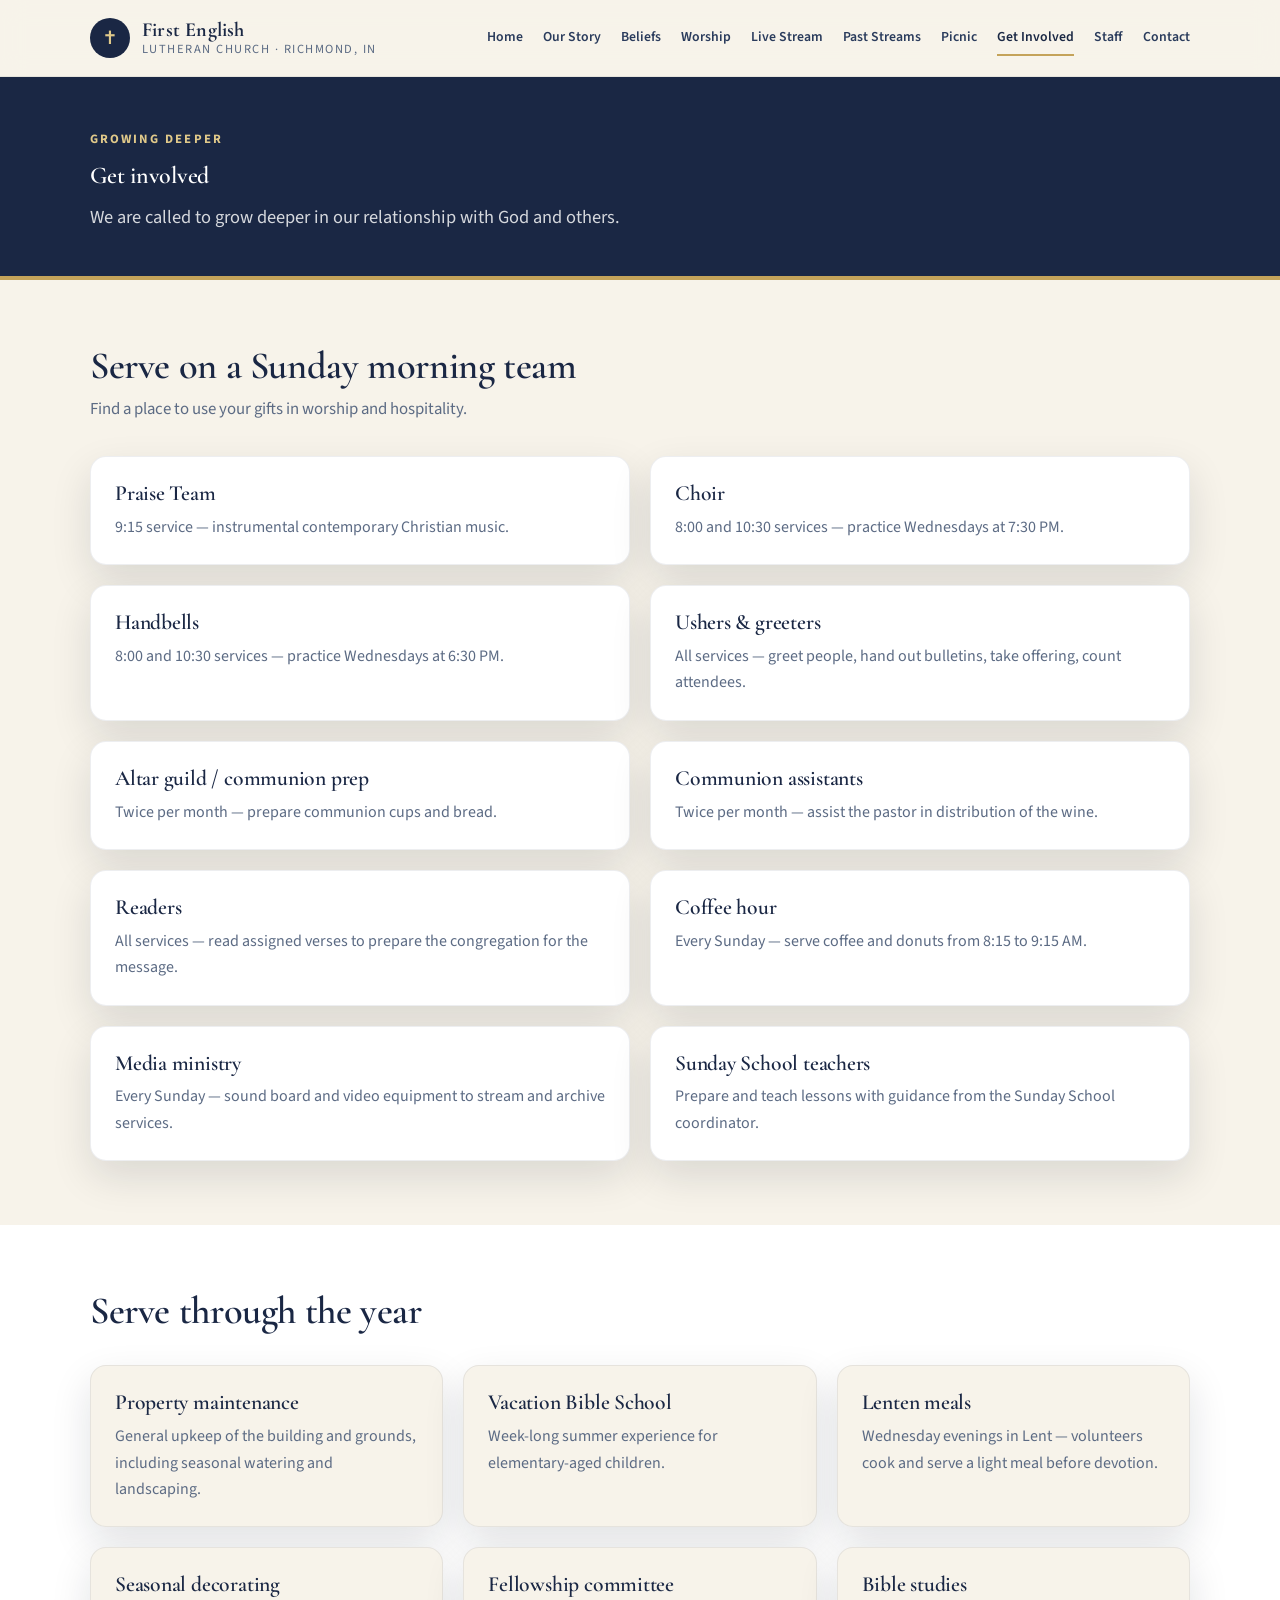
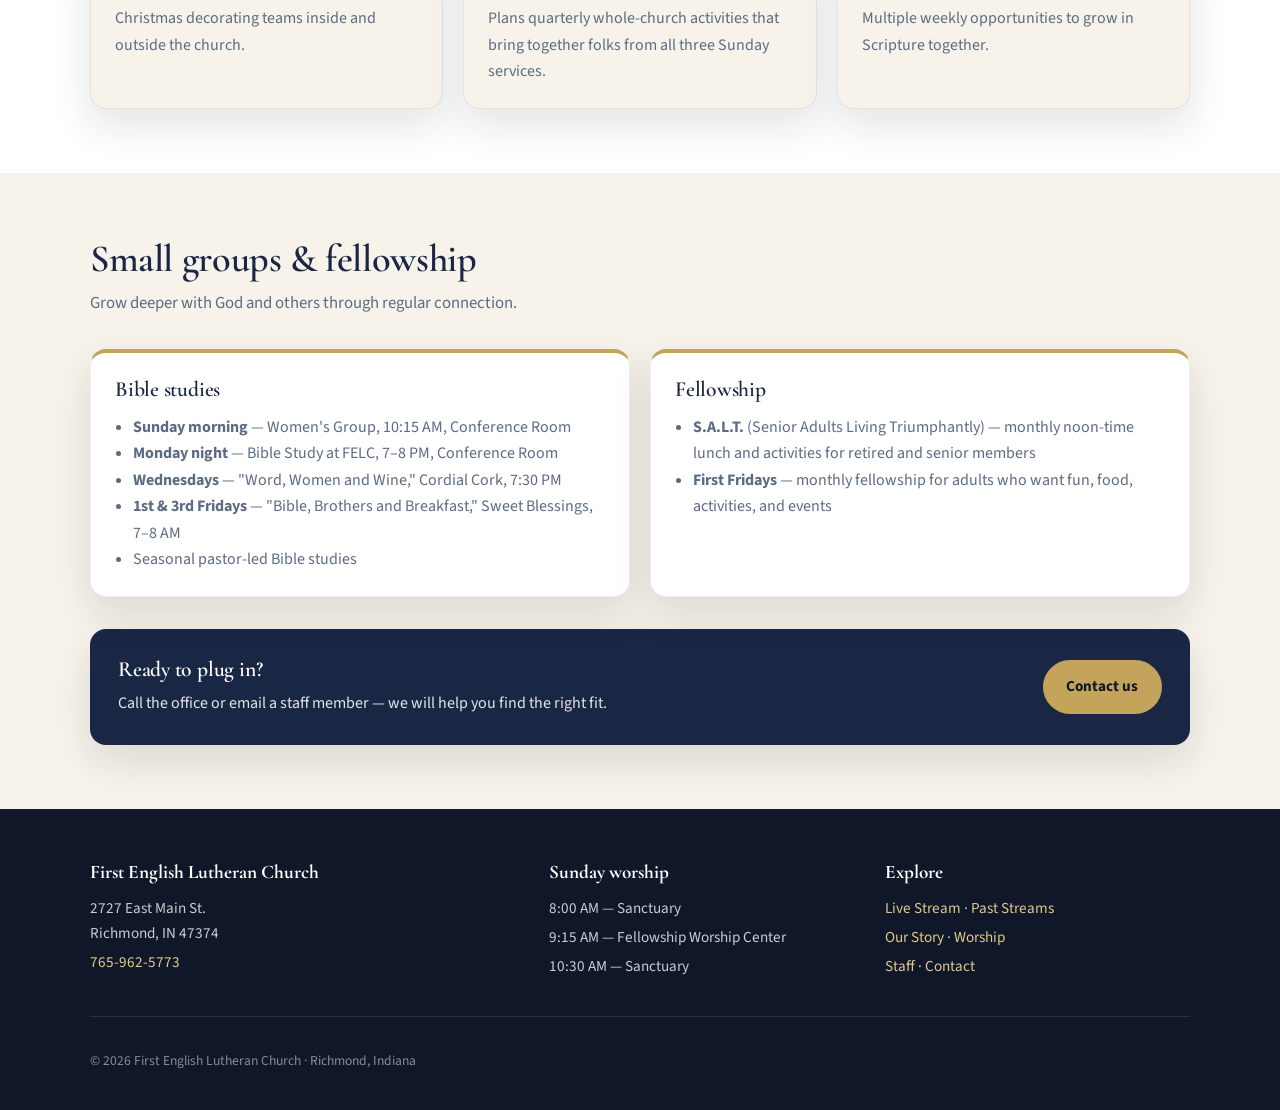
<file: ministries.html>
<!DOCTYPE html>
<html lang="en">
<head>
  <meta charset="UTF-8" />
  <meta name="viewport" content="width=device-width, initial-scale=1.0" />
  <meta name="description" content="Get involved at First English Lutheran Church — Sunday teams, small groups, Bible studies, and service opportunities in Richmond, IN." />
  <title>Get Involved · First English Lutheran Church</title>
  <link rel="icon" href="assets/favicon.png" type="image/png" />
  <link rel="stylesheet" href="styles.css" />
  <link rel="preconnect" href="https://fonts.googleapis.com" />
  <link rel="preconnect" href="https://fonts.gstatic.com" crossorigin />
  <link href="https://fonts.googleapis.com/css2?family=Cormorant+Garamond:ital,wght@0,500;0,600;0,700;1,500&family=Source+Sans+3:wght@400;500;600;700&display=swap" rel="stylesheet" />
</head>
<body>
  <a class="skip-link" href="#main">Skip to content</a>
  <header class="site-header">
    <div class="container header-inner">
      <a class="brand" href="index.html">
        <span class="brand-mark" aria-hidden="true">&#10013;</span>
        <span class="brand-text">
          <strong>First English</strong>
          <span>Lutheran Church · Richmond, IN</span>
        </span>
      </a>
      <button class="nav-toggle" type="button" aria-expanded="false" aria-controls="site-nav" data-nav-toggle>
        <span class="sr-only">Menu</span>
        <span></span><span></span><span></span>
      </button>
      <nav id="site-nav" class="site-nav" data-nav>
        <a href="index.html">Home</a>
        <a href="about.html">Our Story</a>
        <a href="beliefs.html">Beliefs</a>
        <a href="worship.html">Worship</a>
        <a href="live-stream.html">Live Stream</a>
        <a href="past-live-streams.html">Past Streams</a>
        <a href="picnic.html">Picnic</a>
        <a href="ministries.html" aria-current="page">Get Involved</a>
        <a href="staff.html">Staff</a>
        <a href="contact.html">Contact</a>
      </nav>
    </div>
  </header>

  <main id="main">
    <section class="page-hero">
      <div class="container">
        <p class="eyebrow">Growing deeper</p>
        <h1>Get involved</h1>
        <p class="hero-lede">We are called to grow deeper in our relationship with God and others.</p>
      </div>
    </section>

    <section class="section">
      <div class="container">
        <div class="section-head">
          <h2>Serve on a Sunday morning team</h2>
          <p>Find a place to use your gifts in worship and hospitality.</p>
        </div>
        <div class="card-grid two">
          <article class="card">
            <h3>Praise Team</h3>
            <p>9:15 service — instrumental contemporary Christian music.</p>
          </article>
          <article class="card">
            <h3>Choir</h3>
            <p>8:00 and 10:30 services — practice Wednesdays at 7:30 PM.</p>
          </article>
          <article class="card">
            <h3>Handbells</h3>
            <p>8:00 and 10:30 services — practice Wednesdays at 6:30 PM.</p>
          </article>
          <article class="card">
            <h3>Ushers &amp; greeters</h3>
            <p>All services — greet people, hand out bulletins, take offering, count attendees.</p>
          </article>
          <article class="card">
            <h3>Altar guild / communion prep</h3>
            <p>Twice per month — prepare communion cups and bread.</p>
          </article>
          <article class="card">
            <h3>Communion assistants</h3>
            <p>Twice per month — assist the pastor in distribution of the wine.</p>
          </article>
          <article class="card">
            <h3>Readers</h3>
            <p>All services — read assigned verses to prepare the congregation for the message.</p>
          </article>
          <article class="card">
            <h3>Coffee hour</h3>
            <p>Every Sunday — serve coffee and donuts from 8:15 to 9:15 AM.</p>
          </article>
          <article class="card">
            <h3>Media ministry</h3>
            <p>Every Sunday — sound board and video equipment to stream and archive services.</p>
          </article>
          <article class="card">
            <h3>Sunday School teachers</h3>
            <p>Prepare and teach lessons with guidance from the Sunday School coordinator.</p>
          </article>
        </div>
      </div>
    </section>

    <section class="section section-alt">
      <div class="container">
        <div class="section-head">
          <h2>Serve through the year</h2>
        </div>
        <div class="card-grid three">
          <article class="card">
            <h3>Property maintenance</h3>
            <p>General upkeep of the building and grounds, including seasonal watering and landscaping.</p>
          </article>
          <article class="card">
            <h3>Vacation Bible School</h3>
            <p>Week-long summer experience for elementary-aged children.</p>
          </article>
          <article class="card">
            <h3>Lenten meals</h3>
            <p>Wednesday evenings in Lent — volunteers cook and serve a light meal before devotion.</p>
          </article>
          <article class="card">
            <h3>Seasonal decorating</h3>
            <p>Christmas decorating teams inside and outside the church.</p>
          </article>
          <article class="card">
            <h3>Fellowship committee</h3>
            <p>Plans quarterly whole-church activities that bring together folks from all three Sunday services.</p>
          </article>
          <article class="card">
            <h3>Bible studies</h3>
            <p>Multiple weekly opportunities to grow in Scripture together.</p>
          </article>
        </div>
      </div>
    </section>

    <section class="section">
      <div class="container">
        <div class="section-head">
          <h2>Small groups &amp; fellowship</h2>
          <p>Grow deeper with God and others through regular connection.</p>
        </div>
        <div class="card-grid two">
          <article class="card highlight">
            <h3>Bible studies</h3>
            <ul>
              <li><strong>Sunday morning</strong> — Women's Group, 10:15 AM, Conference Room</li>
              <li><strong>Monday night</strong> — Bible Study at FELC, 7–8 PM, Conference Room</li>
              <li><strong>Wednesdays</strong> — "Word, Women and Wine," Cordial Cork, 7:30 PM</li>
              <li><strong>1st &amp; 3rd Fridays</strong> — "Bible, Brothers and Breakfast," Sweet Blessings, 7–8 AM</li>
              <li>Seasonal pastor-led Bible studies</li>
            </ul>
          </article>
          <article class="card highlight">
            <h3>Fellowship</h3>
            <ul>
              <li>
                <strong>S.A.L.T.</strong> (Senior Adults Living Triumphantly) — monthly noon-time lunch and
                activities for retired and senior members
              </li>
              <li>
                <strong>First Fridays</strong> — monthly fellowship for adults who want fun, food, activities,
                and events
              </li>
            </ul>
          </article>
        </div>
        <div class="callout inline">
          <div>
            <h3>Ready to plug in?</h3>
            <p>Call the office or email a staff member — we will help you find the right fit.</p>
          </div>
          <a class="btn btn-primary" href="contact.html">Contact us</a>
        </div>
      </div>
    </section>
  </main>

  <footer class="site-footer">
    <div class="container footer-grid">
      <div>
        <strong>First English Lutheran Church</strong>
        <p>2727 East Main St.<br />Richmond, IN 47374</p>
        <p><a href="tel:7659625773">765-962-5773</a></p>
      </div>
      <div>
        <strong>Sunday worship</strong>
        <p>8:00 AM — Sanctuary</p>
        <p>9:15 AM — Fellowship Worship Center</p>
        <p>10:30 AM — Sanctuary</p>
      </div>
      <div>
        <strong>Explore</strong>
        <p><a href="live-stream.html">Live Stream</a> · <a href="past-live-streams.html">Past Streams</a></p>
        <p><a href="about.html">Our Story</a> · <a href="worship.html">Worship</a></p>
        <p><a href="staff.html">Staff</a> · <a href="contact.html">Contact</a></p>
      </div>
    </div>
    <div class="container footer-bottom">
      <p>© <span data-year></span> First English Lutheran Church · Richmond, Indiana</p>
    </div>
  </footer>
  <script src="script.js"></script>
</body>
</html>
</file>
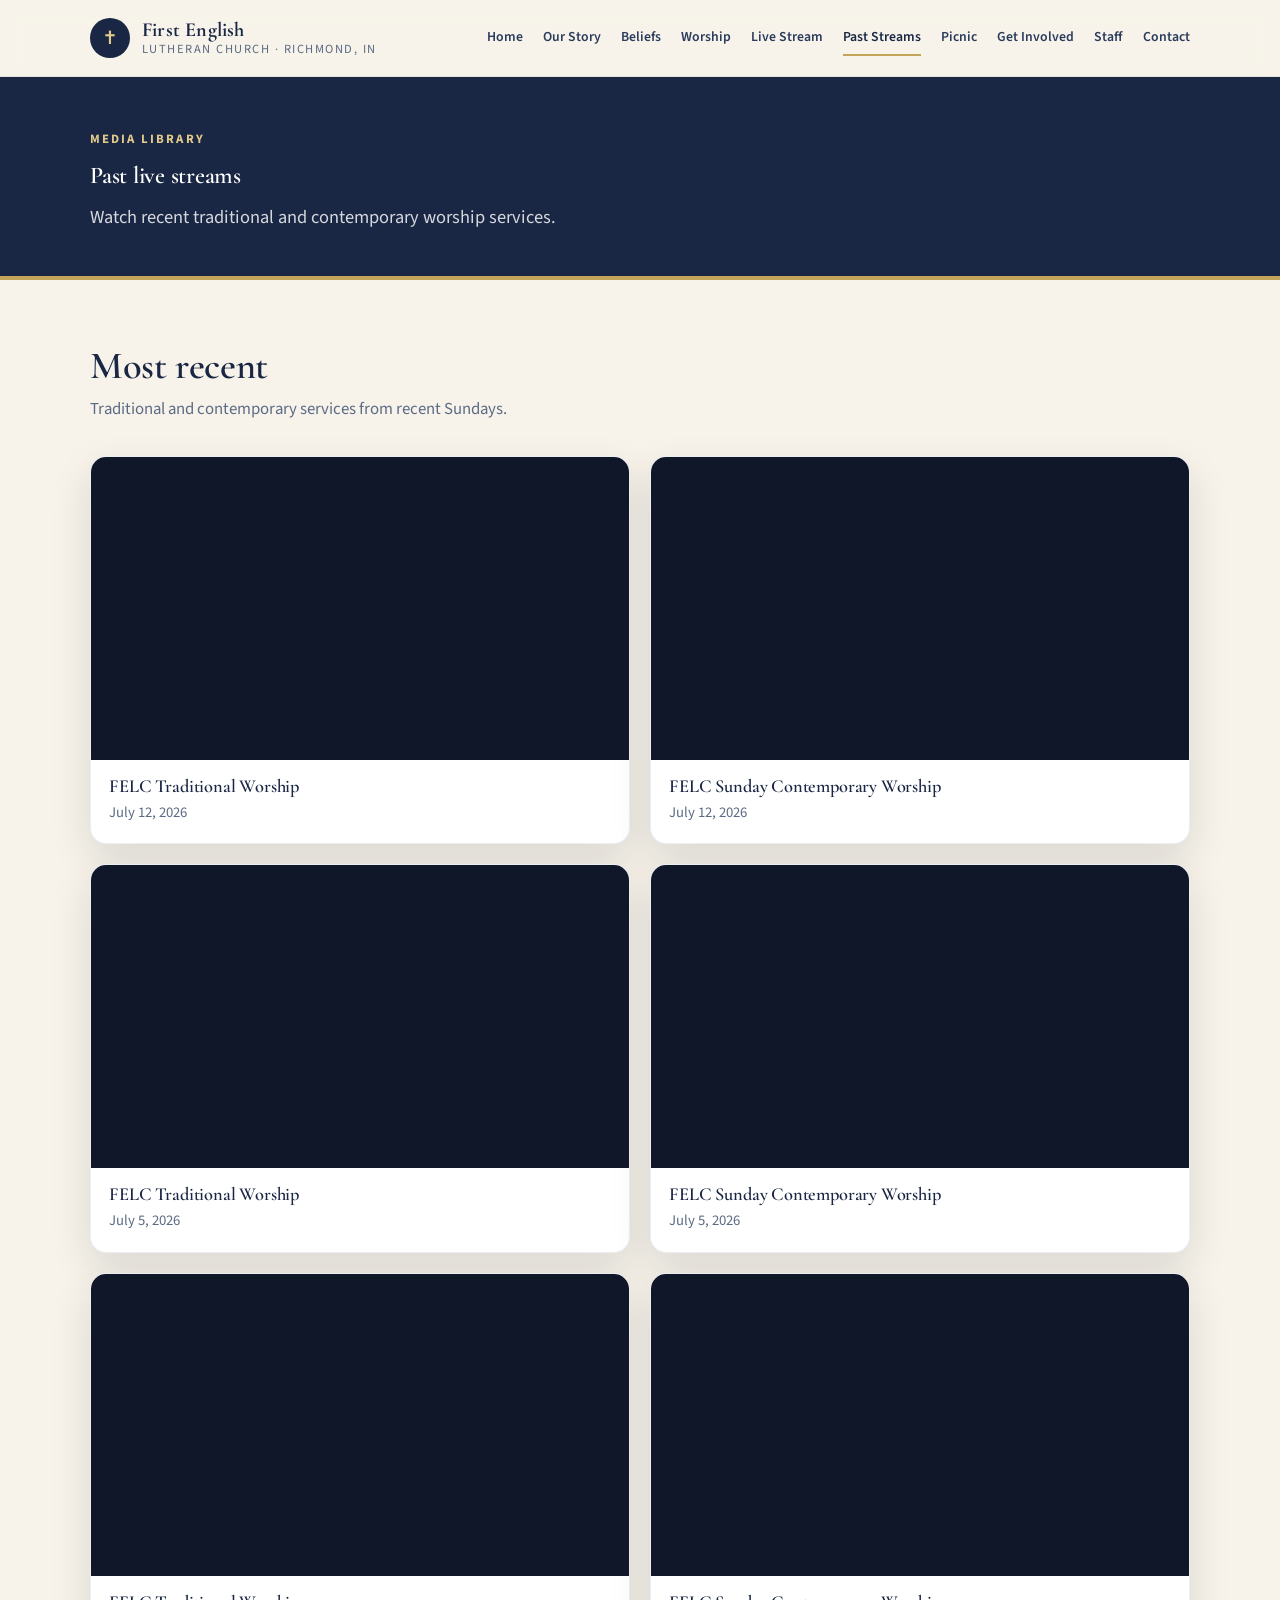
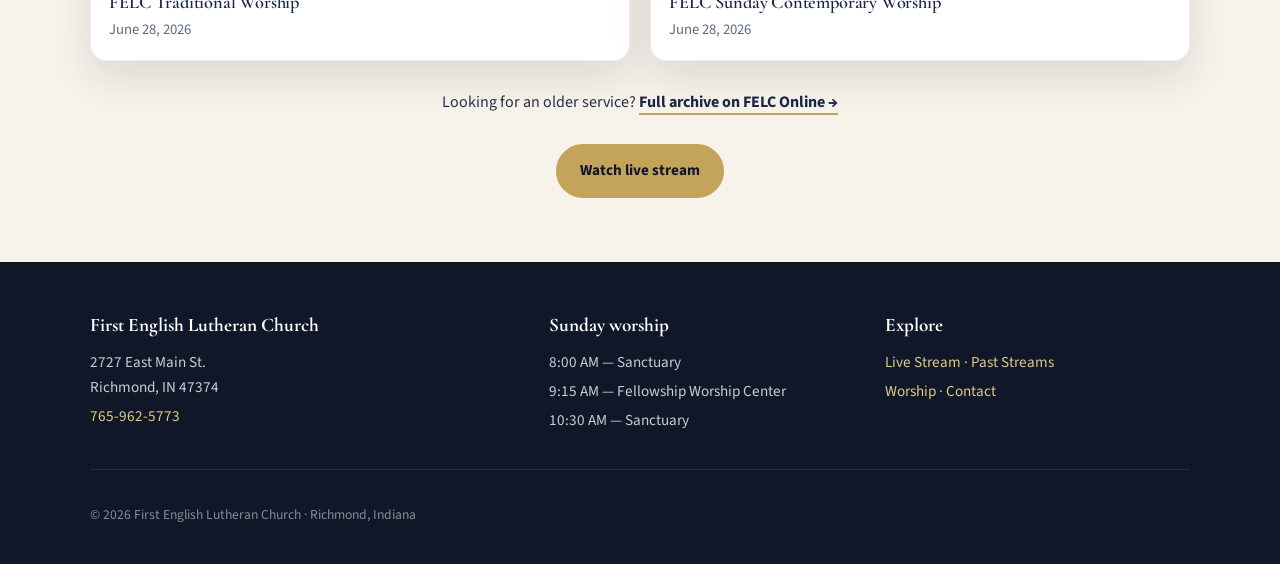
<file: past-live-streams.html>
<!DOCTYPE html>
<html lang="en">
<head>
  <meta charset="UTF-8" />
  <meta name="viewport" content="width=device-width, initial-scale=1.0" />
  <meta name="description" content="Watch past worship services from First English Lutheran Church, Richmond, Indiana." />
  <title>Past Live Streams · First English Lutheran Church</title>
  <link rel="icon" href="assets/favicon.png" type="image/png" />
  <link rel="stylesheet" href="styles.css" />
  <link rel="preconnect" href="https://fonts.googleapis.com" />
  <link rel="preconnect" href="https://fonts.gstatic.com" crossorigin />
  <link href="https://fonts.googleapis.com/css2?family=Cormorant+Garamond:ital,wght@0,500;0,600;0,700;1,500&family=Source+Sans+3:wght@400;500;600;700&display=swap" rel="stylesheet" />
</head>
<body>
  <a class="skip-link" href="#main">Skip to content</a>
  <header class="site-header">
    <div class="container header-inner">
      <a class="brand" href="index.html">
        <span class="brand-mark" aria-hidden="true">&#10013;</span>
        <span class="brand-text">
          <strong>First English</strong>
          <span>Lutheran Church · Richmond, IN</span>
        </span>
      </a>
      <button class="nav-toggle" type="button" aria-expanded="false" aria-controls="site-nav" data-nav-toggle>
        <span class="sr-only">Menu</span>
        <span></span><span></span><span></span>
      </button>
      <nav id="site-nav" class="site-nav" data-nav>
        <a href="index.html">Home</a>
        <a href="about.html">Our Story</a>
        <a href="beliefs.html">Beliefs</a>
        <a href="worship.html">Worship</a>
        <a href="live-stream.html">Live Stream</a>
        <a href="past-live-streams.html" aria-current="page">Past Streams</a>
        <a href="picnic.html">Picnic</a>
        <a href="ministries.html">Get Involved</a>
        <a href="staff.html">Staff</a>
        <a href="contact.html">Contact</a>
      </nav>
    </div>
  </header>

  <main id="main">
    <section class="page-hero">
      <div class="container">
        <p class="eyebrow">Media library</p>
        <h1>Past live streams</h1>
        <p class="hero-lede">Watch recent traditional and contemporary worship services.</p>
      </div>
    </section>

    <section class="section">
      <div class="container">
        <div class="section-head">
          <h2>Most recent</h2>
          <p>Traditional and contemporary services from recent Sundays.</p>
        </div>
        <div class="stream-grid">
          <article class="stream-card">
            <div class="stream-embed">
              <iframe
                src="https://subsplash.com/u/-C4J89K/media/embed/d/t32wytr?&amp;info=0"
                title="FELC Traditional Worship — July 12, 2026"
                allow="clipboard-read; clipboard-write; autoplay; fullscreen; picture-in-picture"
                allowfullscreen
                loading="lazy"
              ></iframe>
            </div>
            <div class="stream-card-body">
              <h3>FELC Traditional Worship</h3>
              <p>July 12, 2026</p>
            </div>
          </article>
          <article class="stream-card">
            <div class="stream-embed">
              <iframe
                src="https://subsplash.com/u/-C4J89K/media/embed/d/n7z5t9x?&amp;info=0"
                title="FELC Sunday Contemporary Worship — July 12, 2026"
                allow="clipboard-read; clipboard-write; autoplay; fullscreen; picture-in-picture"
                allowfullscreen
                loading="lazy"
              ></iframe>
            </div>
            <div class="stream-card-body">
              <h3>FELC Sunday Contemporary Worship</h3>
              <p>July 12, 2026</p>
            </div>
          </article>
          <article class="stream-card">
            <div class="stream-embed">
              <iframe
                src="https://subsplash.com/u/-C4J89K/media/embed/d/dz7mtfs?&amp;info=0"
                title="FELC Traditional Worship — July 5, 2026"
                allow="clipboard-read; clipboard-write; autoplay; fullscreen; picture-in-picture"
                allowfullscreen
                loading="lazy"
              ></iframe>
            </div>
            <div class="stream-card-body">
              <h3>FELC Traditional Worship</h3>
              <p>July 5, 2026</p>
            </div>
          </article>
          <article class="stream-card">
            <div class="stream-embed">
              <iframe
                src="https://subsplash.com/u/-C4J89K/media/embed/d/pdrjdb2?&amp;info=0"
                title="FELC Sunday Contemporary Worship — July 5, 2026"
                allow="clipboard-read; clipboard-write; autoplay; fullscreen; picture-in-picture"
                allowfullscreen
                loading="lazy"
              ></iframe>
            </div>
            <div class="stream-card-body">
              <h3>FELC Sunday Contemporary Worship</h3>
              <p>July 5, 2026</p>
            </div>
          </article>
          <article class="stream-card">
            <div class="stream-embed">
              <iframe
                src="https://subsplash.com/u/-C4J89K/media/embed/d/v42z3fj?&amp;info=0"
                title="FELC Traditional Worship — June 28, 2026"
                allow="clipboard-read; clipboard-write; autoplay; fullscreen; picture-in-picture"
                allowfullscreen
                loading="lazy"
              ></iframe>
            </div>
            <div class="stream-card-body">
              <h3>FELC Traditional Worship</h3>
              <p>June 28, 2026</p>
            </div>
          </article>
          <article class="stream-card">
            <div class="stream-embed">
              <iframe
                src="https://subsplash.com/u/-C4J89K/media/embed/d/jbnys6f?&amp;info=0"
                title="FELC Sunday Contemporary Worship — June 28, 2026"
                allow="clipboard-read; clipboard-write; autoplay; fullscreen; picture-in-picture"
                allowfullscreen
                loading="lazy"
              ></iframe>
            </div>
            <div class="stream-card-body">
              <h3>FELC Sunday Contemporary Worship</h3>
              <p>June 28, 2026</p>
            </div>
          </article>
        </div>
        <p class="center-note">
          Looking for an older service?
          <a class="text-link" href="https://www.felconline.org/past-live-streams" rel="noopener noreferrer" target="_blank">
            Full archive on FELC Online →
          </a>
        </p>
        <p class="center-note">
          <a class="btn btn-primary" href="live-stream.html">Watch live stream</a>
        </p>
      </div>
    </section>
  </main>

  <footer class="site-footer">
    <div class="container footer-grid">
      <div>
        <strong>First English Lutheran Church</strong>
        <p>2727 East Main St.<br />Richmond, IN 47374</p>
        <p><a href="tel:7659625773">765-962-5773</a></p>
      </div>
      <div>
        <strong>Sunday worship</strong>
        <p>8:00 AM — Sanctuary</p>
        <p>9:15 AM — Fellowship Worship Center</p>
        <p>10:30 AM — Sanctuary</p>
      </div>
      <div>
        <strong>Explore</strong>
        <p><a href="live-stream.html">Live Stream</a> · <a href="past-live-streams.html">Past Streams</a></p>
        <p><a href="worship.html">Worship</a> · <a href="contact.html">Contact</a></p>
      </div>
    </div>
    <div class="container footer-bottom">
      <p>© <span data-year></span> First English Lutheran Church · Richmond, Indiana</p>
    </div>
  </footer>
  <script src="script.js"></script>
</body>
</html>
</file>
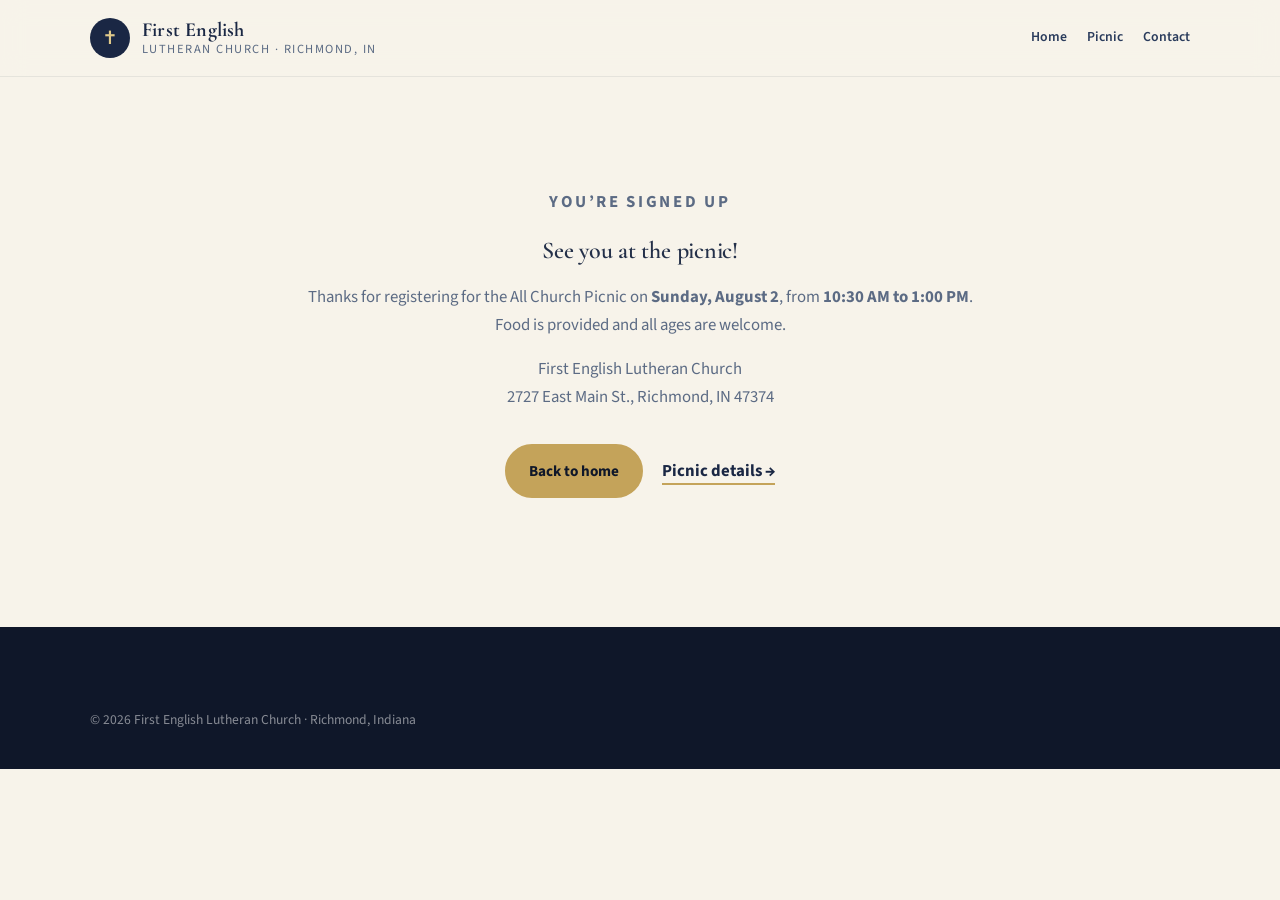
<file: picnic-thanks.html>
<!DOCTYPE html>
<html lang="en">
<head>
  <meta charset="UTF-8" />
  <meta name="viewport" content="width=device-width, initial-scale=1.0" />
  <meta name="description" content="Thank you for signing up for the First English Lutheran Church picnic." />
  <meta name="robots" content="noindex" />
  <title>Picnic signup received · First English Lutheran Church</title>
  <link rel="icon" href="assets/favicon.png" type="image/png" />
  <link rel="stylesheet" href="styles.css" />
  <link rel="preconnect" href="https://fonts.googleapis.com" />
  <link rel="preconnect" href="https://fonts.gstatic.com" crossorigin />
  <link href="https://fonts.googleapis.com/css2?family=Cormorant+Garamond:ital,wght@0,500;0,600;0,700;1,500&family=Source+Sans+3:wght@400;500;600;700&display=swap" rel="stylesheet" />
</head>
<body>
  <a class="skip-link" href="#main">Skip to content</a>
  <header class="site-header">
    <div class="container header-inner">
      <a class="brand" href="index.html">
        <span class="brand-mark" aria-hidden="true">&#10013;</span>
        <span class="brand-text">
          <strong>First English</strong>
          <span>Lutheran Church · Richmond, IN</span>
        </span>
      </a>
      <nav id="site-nav" class="site-nav" data-nav>
        <a href="index.html">Home</a>
        <a href="picnic.html">Picnic</a>
        <a href="contact.html">Contact</a>
      </nav>
    </div>
  </header>

  <main id="main">
    <section class="section">
      <div class="container narrow prose" style="text-align: center; padding: 3rem 0;">
        <p class="eyebrow">You’re signed up</p>
        <h1>See you at the picnic!</h1>
        <p>
          Thanks for registering for the All Church Picnic on
          <strong>Sunday, August 2</strong>, from <strong>10:30 AM to 1:00 PM</strong>.
          Food is provided and all ages are welcome.
        </p>
        <p>
          First English Lutheran Church<br />
          2727 East Main St., Richmond, IN 47374
        </p>
        <p style="margin-top: 2rem;">
          <a class="btn btn-primary" href="index.html">Back to home</a>
          <a class="text-link" href="picnic.html" style="margin-left: 1rem;">Picnic details →</a>
        </p>
      </div>
    </section>
  </main>

  <footer class="site-footer">
    <div class="container footer-bottom">
      <p>© <span data-year></span> First English Lutheran Church · Richmond, Indiana</p>
    </div>
  </footer>
  <script src="script.js"></script>
</body>
</html>
</file>
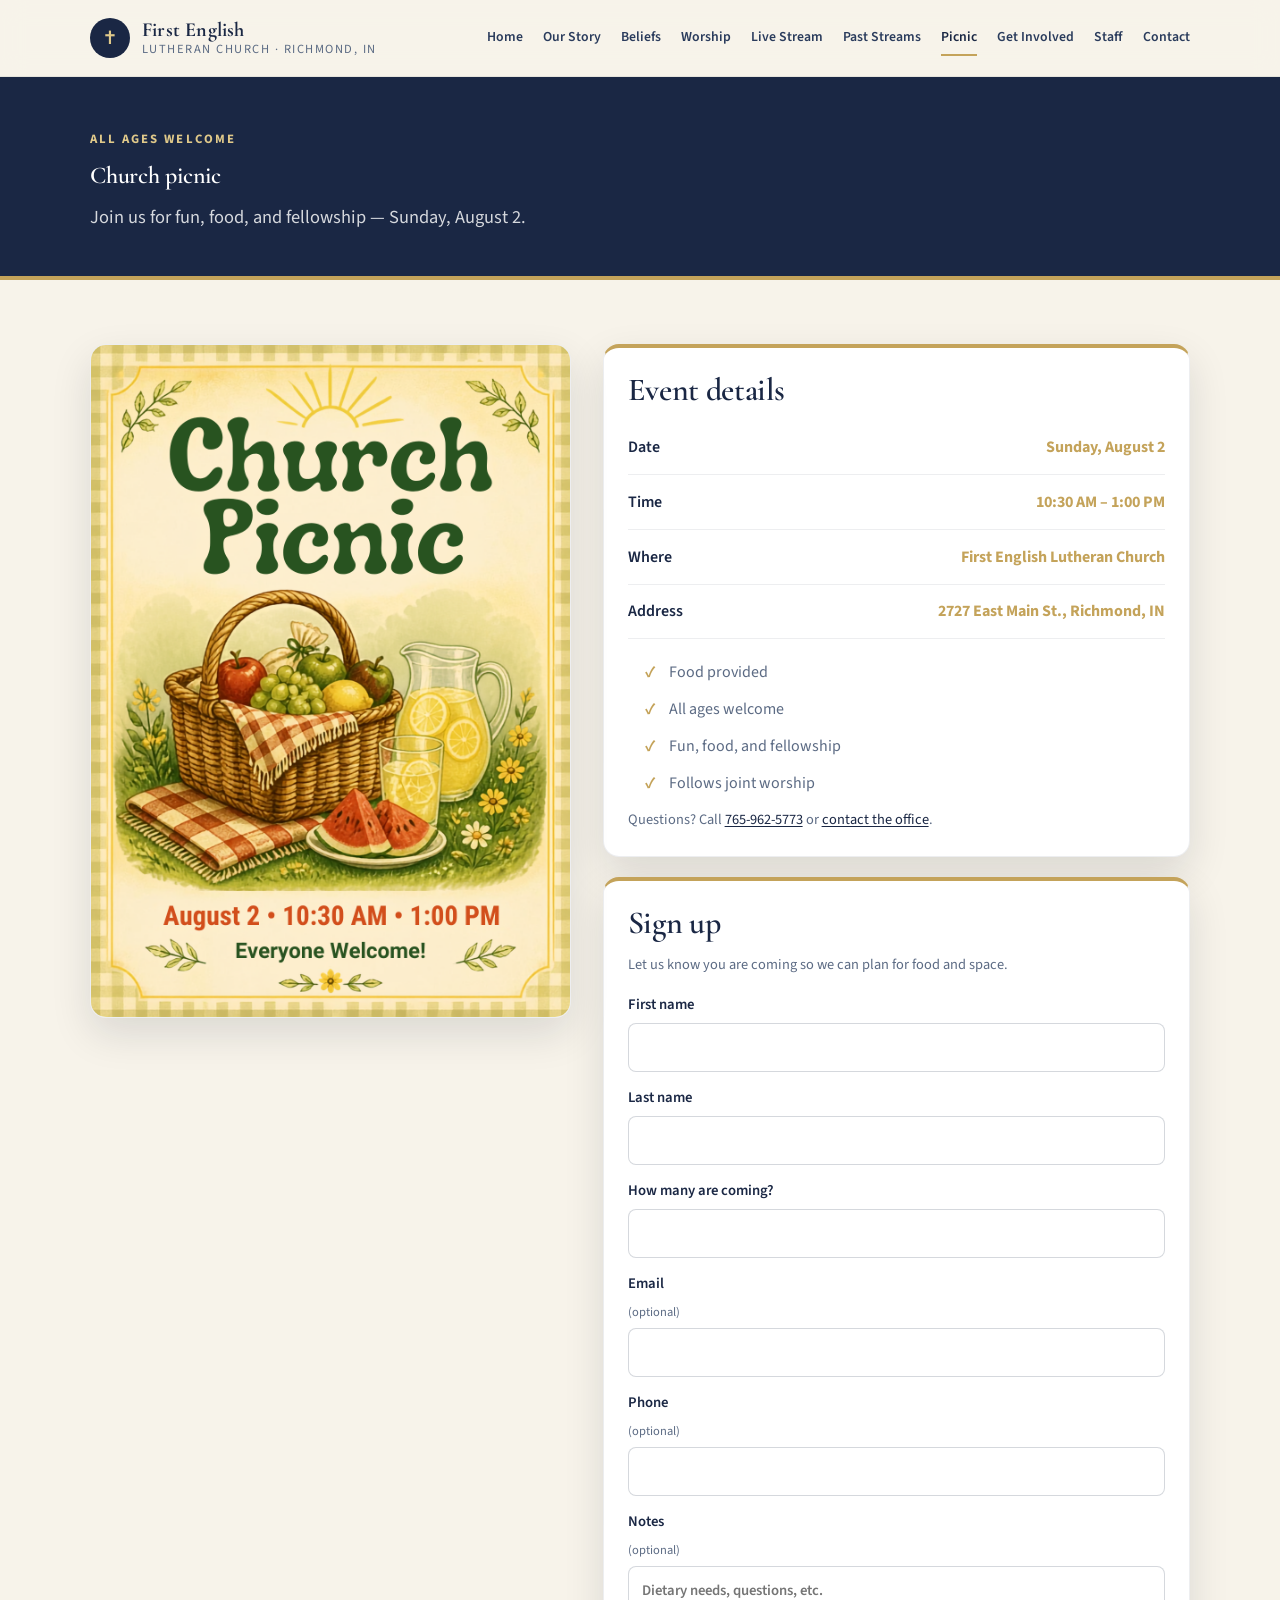
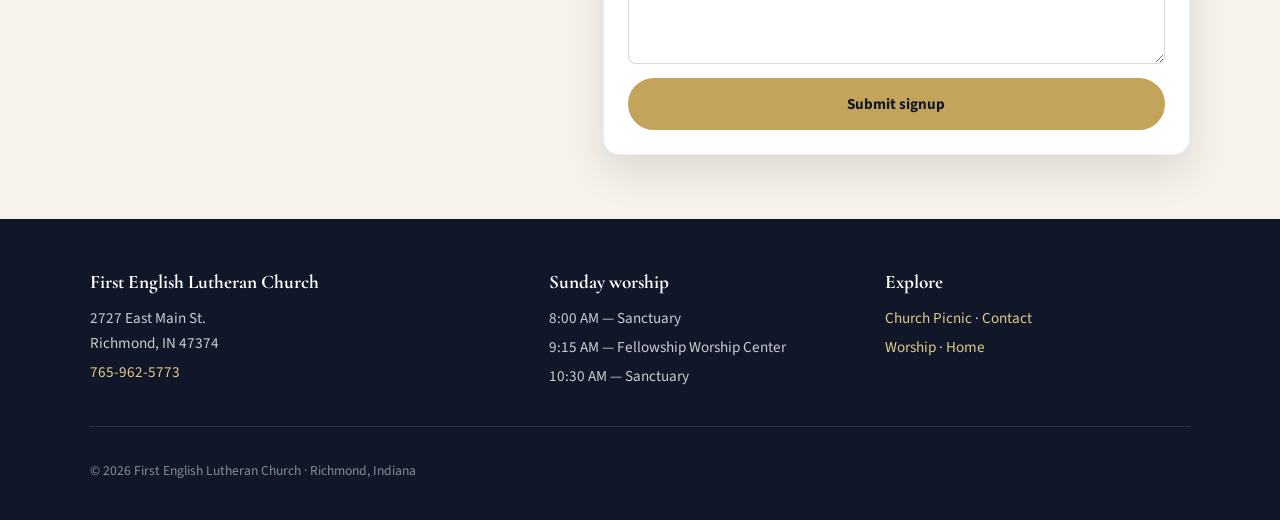
<file: picnic.html>
<!DOCTYPE html>
<html lang="en">
<head>
  <meta charset="UTF-8" />
  <meta name="viewport" content="width=device-width, initial-scale=1.0" />
  <meta name="description" content="All Church Picnic at First English Lutheran Church — Sunday, August 2, 10:30 AM–1:00 PM. Food provided; all ages welcome. Sign up online." />
  <title>Church Picnic · First English Lutheran Church</title>
  <link rel="icon" href="assets/favicon.png" type="image/png" />
  <link rel="stylesheet" href="styles.css" />
  <link rel="preconnect" href="https://fonts.googleapis.com" />
  <link rel="preconnect" href="https://fonts.gstatic.com" crossorigin />
  <link href="https://fonts.googleapis.com/css2?family=Cormorant+Garamond:ital,wght@0,500;0,600;0,700;1,500&family=Source+Sans+3:wght@400;500;600;700&display=swap" rel="stylesheet" />
</head>
<body>
  <a class="skip-link" href="#main">Skip to content</a>
  <header class="site-header">
    <div class="container header-inner">
      <a class="brand" href="index.html">
        <span class="brand-mark" aria-hidden="true">&#10013;</span>
        <span class="brand-text">
          <strong>First English</strong>
          <span>Lutheran Church · Richmond, IN</span>
        </span>
      </a>
      <button class="nav-toggle" type="button" aria-expanded="false" aria-controls="site-nav" data-nav-toggle>
        <span class="sr-only">Menu</span>
        <span></span><span></span><span></span>
      </button>
      <nav id="site-nav" class="site-nav" data-nav>
        <a href="index.html">Home</a>
        <a href="about.html">Our Story</a>
        <a href="beliefs.html">Beliefs</a>
        <a href="worship.html">Worship</a>
        <a href="live-stream.html">Live Stream</a>
        <a href="past-live-streams.html">Past Streams</a>
        <a href="picnic.html" aria-current="page">Picnic</a>
        <a href="ministries.html">Get Involved</a>
        <a href="staff.html">Staff</a>
        <a href="contact.html">Contact</a>
      </nav>
    </div>
  </header>

  <main id="main">
    <section class="page-hero">
      <div class="container">
        <p class="eyebrow">All ages welcome</p>
        <h1>Church picnic</h1>
        <p class="hero-lede">Join us for fun, food, and fellowship — Sunday, August 2.</p>
      </div>
    </section>

    <section class="section">
      <div class="container picnic-layout">
        <div class="picnic-flyer-wrap">
          <img
            class="picnic-flyer"
            src="assets/church-picnic-flyer.png"
            alt="Church Picnic flyer — August 2, 10:30 AM to 1:00 PM, everyone welcome"
            width="536"
            height="752"
          />
        </div>

        <div>
          <div class="card highlight picnic-details">
            <h2>Event details</h2>
            <dl class="schedule">
              <div>
                <dt>Date</dt>
                <dd>Sunday, August 2</dd>
              </div>
              <div>
                <dt>Time</dt>
                <dd>10:30 AM – 1:00 PM</dd>
              </div>
              <div>
                <dt>Where</dt>
                <dd>First English Lutheran Church</dd>
              </div>
              <div>
                <dt>Address</dt>
                <dd>2727 East Main St., Richmond, IN</dd>
              </div>
            </dl>
            <ul class="checklist" style="margin-top: 1.25rem;">
              <li>Food provided</li>
              <li>All ages welcome</li>
              <li>Fun, food, and fellowship</li>
              <li>Follows joint worship</li>
            </ul>
            <p class="muted-sm">
              Questions? Call <a href="tel:7659625773">765-962-5773</a> or
              <a href="contact.html">contact the office</a>.
            </p>
          </div>

          <div class="card highlight" style="margin-top: 1.25rem;" id="signup">
            <h2>Sign up</h2>
            <p class="muted-sm">Let us know you are coming so we can plan for food and space.</p>
            <form
              class="contact-form"
              name="church-picnic"
              method="POST"
              action="/picnic-thanks.html"
              data-netlify="true"
              data-netlify-honeypot="bot-field"
              netlify
            >
              <input type="hidden" name="form-name" value="church-picnic" />
              <p class="honeypot" aria-hidden="true">
                <label>
                  Don’t fill this out if you’re human:
                  <input type="text" name="bot-field" tabindex="-1" autocomplete="off" />
                </label>
              </p>
              <label>
                First name
                <input type="text" name="first-name" required autocomplete="given-name" />
              </label>
              <label>
                Last name
                <input type="text" name="last-name" required autocomplete="family-name" />
              </label>
              <label>
                How many are coming?
                <input type="number" name="how-many" min="1" max="50" required inputmode="numeric" />
              </label>
              <label>
                Email <span class="optional">(optional)</span>
                <input type="email" name="email" autocomplete="email" />
              </label>
              <label>
                Phone <span class="optional">(optional)</span>
                <input type="tel" name="phone" autocomplete="tel" />
              </label>
              <label>
                Notes <span class="optional">(optional)</span>
                <textarea name="notes" rows="3" placeholder="Dietary needs, questions, etc."></textarea>
              </label>
              <button class="btn btn-primary" type="submit">Submit signup</button>
            </form>
          </div>
        </div>
      </div>
    </section>
  </main>

  <footer class="site-footer">
    <div class="container footer-grid">
      <div>
        <strong>First English Lutheran Church</strong>
        <p>2727 East Main St.<br />Richmond, IN 47374</p>
        <p><a href="tel:7659625773">765-962-5773</a></p>
      </div>
      <div>
        <strong>Sunday worship</strong>
        <p>8:00 AM — Sanctuary</p>
        <p>9:15 AM — Fellowship Worship Center</p>
        <p>10:30 AM — Sanctuary</p>
      </div>
      <div>
        <strong>Explore</strong>
        <p><a href="picnic.html">Church Picnic</a> · <a href="contact.html">Contact</a></p>
        <p><a href="worship.html">Worship</a> · <a href="index.html">Home</a></p>
      </div>
    </div>
    <div class="container footer-bottom">
      <p>© <span data-year></span> First English Lutheran Church · Richmond, Indiana</p>
    </div>
  </footer>
  <script src="script.js"></script>
</body>
</html>
</file>
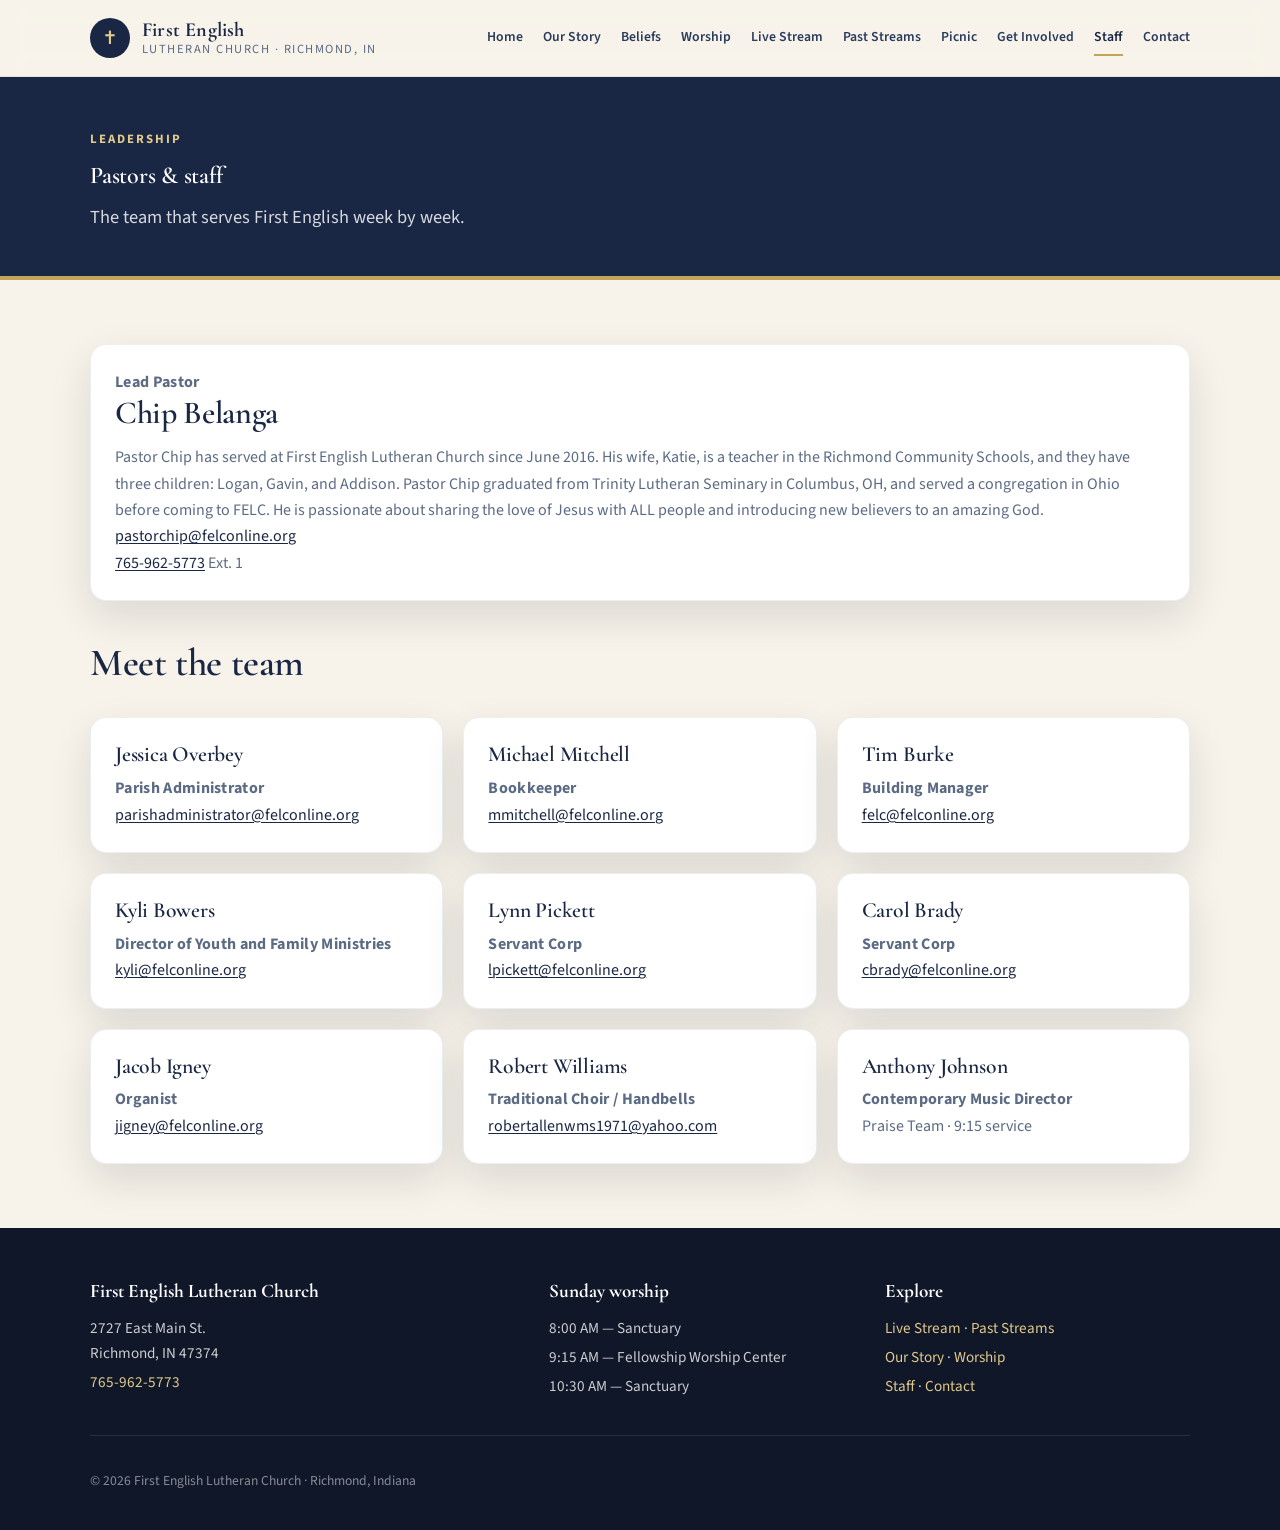
<file: staff.html>
<!DOCTYPE html>
<html lang="en">
<head>
  <meta charset="UTF-8" />
  <meta name="viewport" content="width=device-width, initial-scale=1.0" />
  <meta name="description" content="Staff and leadership at First English Lutheran Church, Richmond IN — Pastor Chip Belanga and the FELC team." />
  <title>Staff · First English Lutheran Church</title>
  <link rel="icon" href="assets/favicon.png" type="image/png" />
  <link rel="stylesheet" href="styles.css" />
  <link rel="preconnect" href="https://fonts.googleapis.com" />
  <link rel="preconnect" href="https://fonts.gstatic.com" crossorigin />
  <link href="https://fonts.googleapis.com/css2?family=Cormorant+Garamond:ital,wght@0,500;0,600;0,700;1,500&family=Source+Sans+3:wght@400;500;600;700&display=swap" rel="stylesheet" />
</head>
<body>
  <a class="skip-link" href="#main">Skip to content</a>
  <header class="site-header">
    <div class="container header-inner">
      <a class="brand" href="index.html">
        <span class="brand-mark" aria-hidden="true">&#10013;</span>
        <span class="brand-text">
          <strong>First English</strong>
          <span>Lutheran Church · Richmond, IN</span>
        </span>
      </a>
      <button class="nav-toggle" type="button" aria-expanded="false" aria-controls="site-nav" data-nav-toggle>
        <span class="sr-only">Menu</span>
        <span></span><span></span><span></span>
      </button>
      <nav id="site-nav" class="site-nav" data-nav>
        <a href="index.html">Home</a>
        <a href="about.html">Our Story</a>
        <a href="beliefs.html">Beliefs</a>
        <a href="worship.html">Worship</a>
        <a href="live-stream.html">Live Stream</a>
        <a href="past-live-streams.html">Past Streams</a>
        <a href="picnic.html">Picnic</a>
        <a href="ministries.html">Get Involved</a>
        <a href="staff.html" aria-current="page">Staff</a>
        <a href="contact.html">Contact</a>
      </nav>
    </div>
  </header>

  <main id="main">
    <section class="page-hero">
      <div class="container">
        <p class="eyebrow">Leadership</p>
        <h1>Pastors &amp; staff</h1>
        <p class="hero-lede">The team that serves First English week by week.</p>
      </div>
    </section>

    <section class="section">
      <div class="container">
        <article class="card pastor-card">
          <div>
            <p class="card-meta">Lead Pastor</p>
            <h2>Chip Belanga</h2>
            <p>
              Pastor Chip has served at First English Lutheran Church since June 2016. His wife, Katie, is a
              teacher in the Richmond Community Schools, and they have three children: Logan, Gavin, and Addison.
              Pastor Chip graduated from Trinity Lutheran Seminary in Columbus, OH, and served a congregation in
              Ohio before coming to FELC. He is passionate about sharing the love of Jesus with ALL people and
              introducing new believers to an amazing God.
            </p>
            <p>
              <a href="mailto:pastorchip@felconline.org">pastorchip@felconline.org</a><br />
              <a href="tel:7659625773">765-962-5773</a> Ext. 1
            </p>
          </div>
        </article>

        <div class="section-head" style="margin-top: 2.5rem;">
          <h2>Meet the team</h2>
        </div>
        <div class="card-grid three">
          <article class="card">
            <h3>Jessica Overbey</h3>
            <p class="card-meta">Parish Administrator</p>
            <p><a href="mailto:parishadministrator@felconline.org">parishadministrator@felconline.org</a></p>
          </article>
          <article class="card">
            <h3>Michael Mitchell</h3>
            <p class="card-meta">Bookkeeper</p>
            <p><a href="mailto:mmitchell@felconline.org">mmitchell@felconline.org</a></p>
          </article>
          <article class="card">
            <h3>Tim Burke</h3>
            <p class="card-meta">Building Manager</p>
            <p><a href="mailto:felc@felconline.org">felc@felconline.org</a></p>
          </article>
          <article class="card">
            <h3>Kyli Bowers</h3>
            <p class="card-meta">Director of Youth and Family Ministries</p>
            <p><a href="mailto:kyli@felconline.org">kyli@felconline.org</a></p>
          </article>
          <article class="card">
            <h3>Lynn Pickett</h3>
            <p class="card-meta">Servant Corp</p>
            <p><a href="mailto:lpickett@felconline.org">lpickett@felconline.org</a></p>
          </article>
          <article class="card">
            <h3>Carol Brady</h3>
            <p class="card-meta">Servant Corp</p>
            <p><a href="mailto:cbrady@felconline.org">cbrady@felconline.org</a></p>
          </article>
          <article class="card">
            <h3>Jacob Igney</h3>
            <p class="card-meta">Organist</p>
            <p><a href="mailto:jigney@felconline.org">jigney@felconline.org</a></p>
          </article>
          <article class="card">
            <h3>Robert Williams</h3>
            <p class="card-meta">Traditional Choir / Handbells</p>
            <p><a href="mailto:robertallenwms1971@yahoo.com">robertallenwms1971@yahoo.com</a></p>
          </article>
          <article class="card">
            <h3>Anthony Johnson</h3>
            <p class="card-meta">Contemporary Music Director</p>
            <p>Praise Team · 9:15 service</p>
          </article>
        </div>
      </div>
    </section>
  </main>

  <footer class="site-footer">
    <div class="container footer-grid">
      <div>
        <strong>First English Lutheran Church</strong>
        <p>2727 East Main St.<br />Richmond, IN 47374</p>
        <p><a href="tel:7659625773">765-962-5773</a></p>
      </div>
      <div>
        <strong>Sunday worship</strong>
        <p>8:00 AM — Sanctuary</p>
        <p>9:15 AM — Fellowship Worship Center</p>
        <p>10:30 AM — Sanctuary</p>
      </div>
      <div>
        <strong>Explore</strong>
        <p><a href="live-stream.html">Live Stream</a> · <a href="past-live-streams.html">Past Streams</a></p>
        <p><a href="about.html">Our Story</a> · <a href="worship.html">Worship</a></p>
        <p><a href="staff.html">Staff</a> · <a href="contact.html">Contact</a></p>
      </div>
    </div>
    <div class="container footer-bottom">
      <p>© <span data-year></span> First English Lutheran Church · Richmond, Indiana</p>
    </div>
  </footer>
  <script src="script.js"></script>
</body>
</html>
</file>
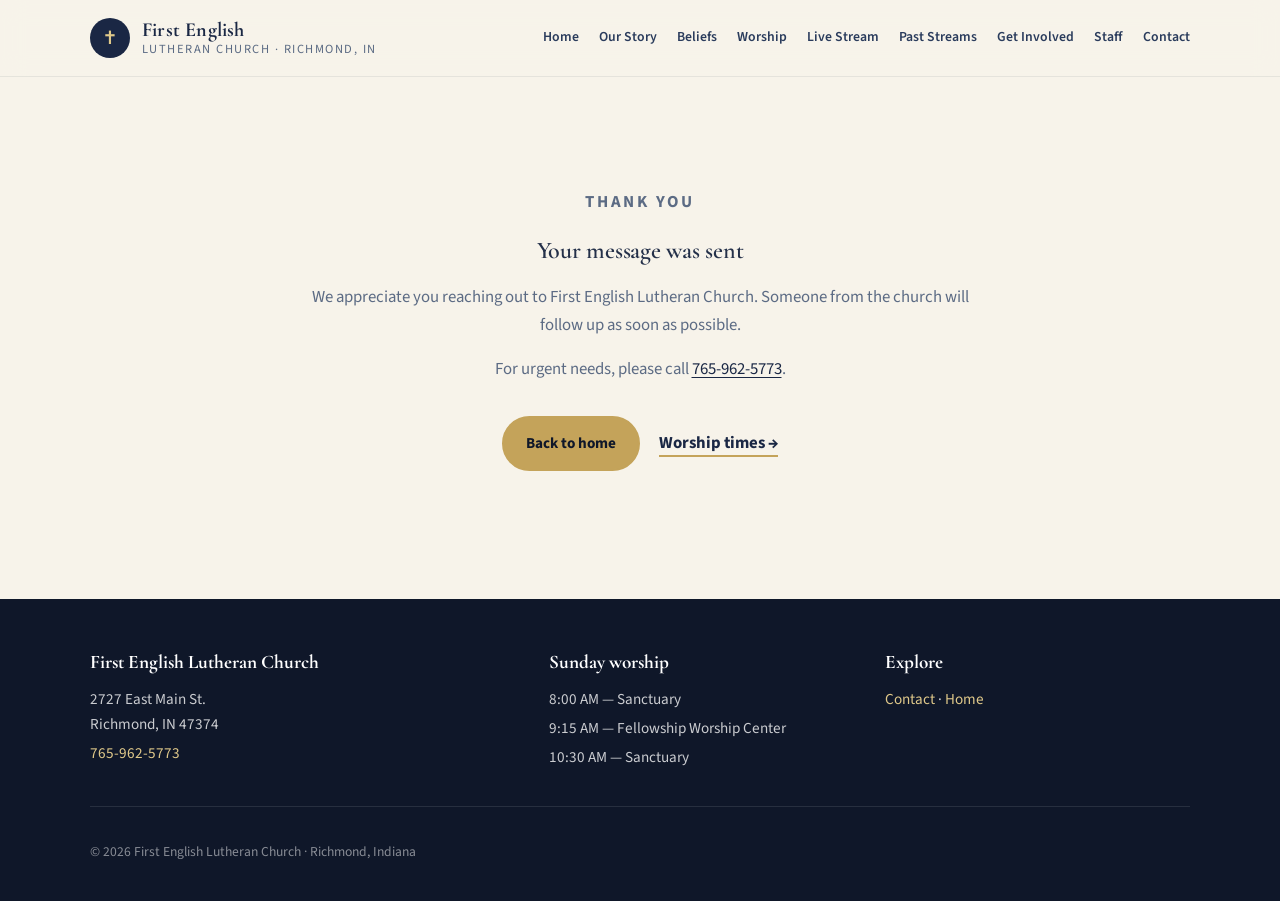
<file: thanks.html>
<!DOCTYPE html>
<html lang="en">
<head>
  <meta charset="UTF-8" />
  <meta name="viewport" content="width=device-width, initial-scale=1.0" />
  <meta name="description" content="Thank you for contacting First English Lutheran Church." />
  <meta name="robots" content="noindex" />
  <title>Message sent · First English Lutheran Church</title>
  <link rel="icon" href="assets/favicon.png" type="image/png" />
  <link rel="stylesheet" href="styles.css" />
  <link rel="preconnect" href="https://fonts.googleapis.com" />
  <link rel="preconnect" href="https://fonts.gstatic.com" crossorigin />
  <link href="https://fonts.googleapis.com/css2?family=Cormorant+Garamond:ital,wght@0,500;0,600;0,700;1,500&family=Source+Sans+3:wght@400;500;600;700&display=swap" rel="stylesheet" />
</head>
<body>
  <a class="skip-link" href="#main">Skip to content</a>
  <header class="site-header">
    <div class="container header-inner">
      <a class="brand" href="index.html">
        <span class="brand-mark" aria-hidden="true">&#10013;</span>
        <span class="brand-text">
          <strong>First English</strong>
          <span>Lutheran Church · Richmond, IN</span>
        </span>
      </a>
      <button class="nav-toggle" type="button" aria-expanded="false" aria-controls="site-nav" data-nav-toggle>
        <span class="sr-only">Menu</span>
        <span></span><span></span><span></span>
      </button>
      <nav id="site-nav" class="site-nav" data-nav>
        <a href="index.html">Home</a>
        <a href="about.html">Our Story</a>
        <a href="beliefs.html">Beliefs</a>
        <a href="worship.html">Worship</a>
        <a href="live-stream.html">Live Stream</a>
        <a href="past-live-streams.html">Past Streams</a>
        <a href="ministries.html">Get Involved</a>
        <a href="staff.html">Staff</a>
        <a href="contact.html">Contact</a>
      </nav>
    </div>
  </header>

  <main id="main">
    <section class="section">
      <div class="container narrow prose" style="text-align: center; padding: 3rem 0;">
        <p class="eyebrow" style="justify-self: center;">Thank you</p>
        <h1>Your message was sent</h1>
        <p>
          We appreciate you reaching out to First English Lutheran Church.
          Someone from the church will follow up as soon as possible.
        </p>
        <p>
          For urgent needs, please call <a href="tel:7659625773">765-962-5773</a>.
        </p>
        <p style="margin-top: 2rem;">
          <a class="btn btn-primary" href="index.html">Back to home</a>
          <a class="text-link" href="worship.html" style="margin-left: 1rem;">Worship times →</a>
        </p>
      </div>
    </section>
  </main>

  <footer class="site-footer">
    <div class="container footer-grid">
      <div>
        <strong>First English Lutheran Church</strong>
        <p>2727 East Main St.<br />Richmond, IN 47374</p>
        <p><a href="tel:7659625773">765-962-5773</a></p>
      </div>
      <div>
        <strong>Sunday worship</strong>
        <p>8:00 AM — Sanctuary</p>
        <p>9:15 AM — Fellowship Worship Center</p>
        <p>10:30 AM — Sanctuary</p>
      </div>
      <div>
        <strong>Explore</strong>
        <p><a href="contact.html">Contact</a> · <a href="index.html">Home</a></p>
      </div>
    </div>
    <div class="container footer-bottom">
      <p>© <span data-year></span> First English Lutheran Church · Richmond, Indiana</p>
    </div>
  </footer>
  <script src="script.js"></script>
</body>
</html>
</file>
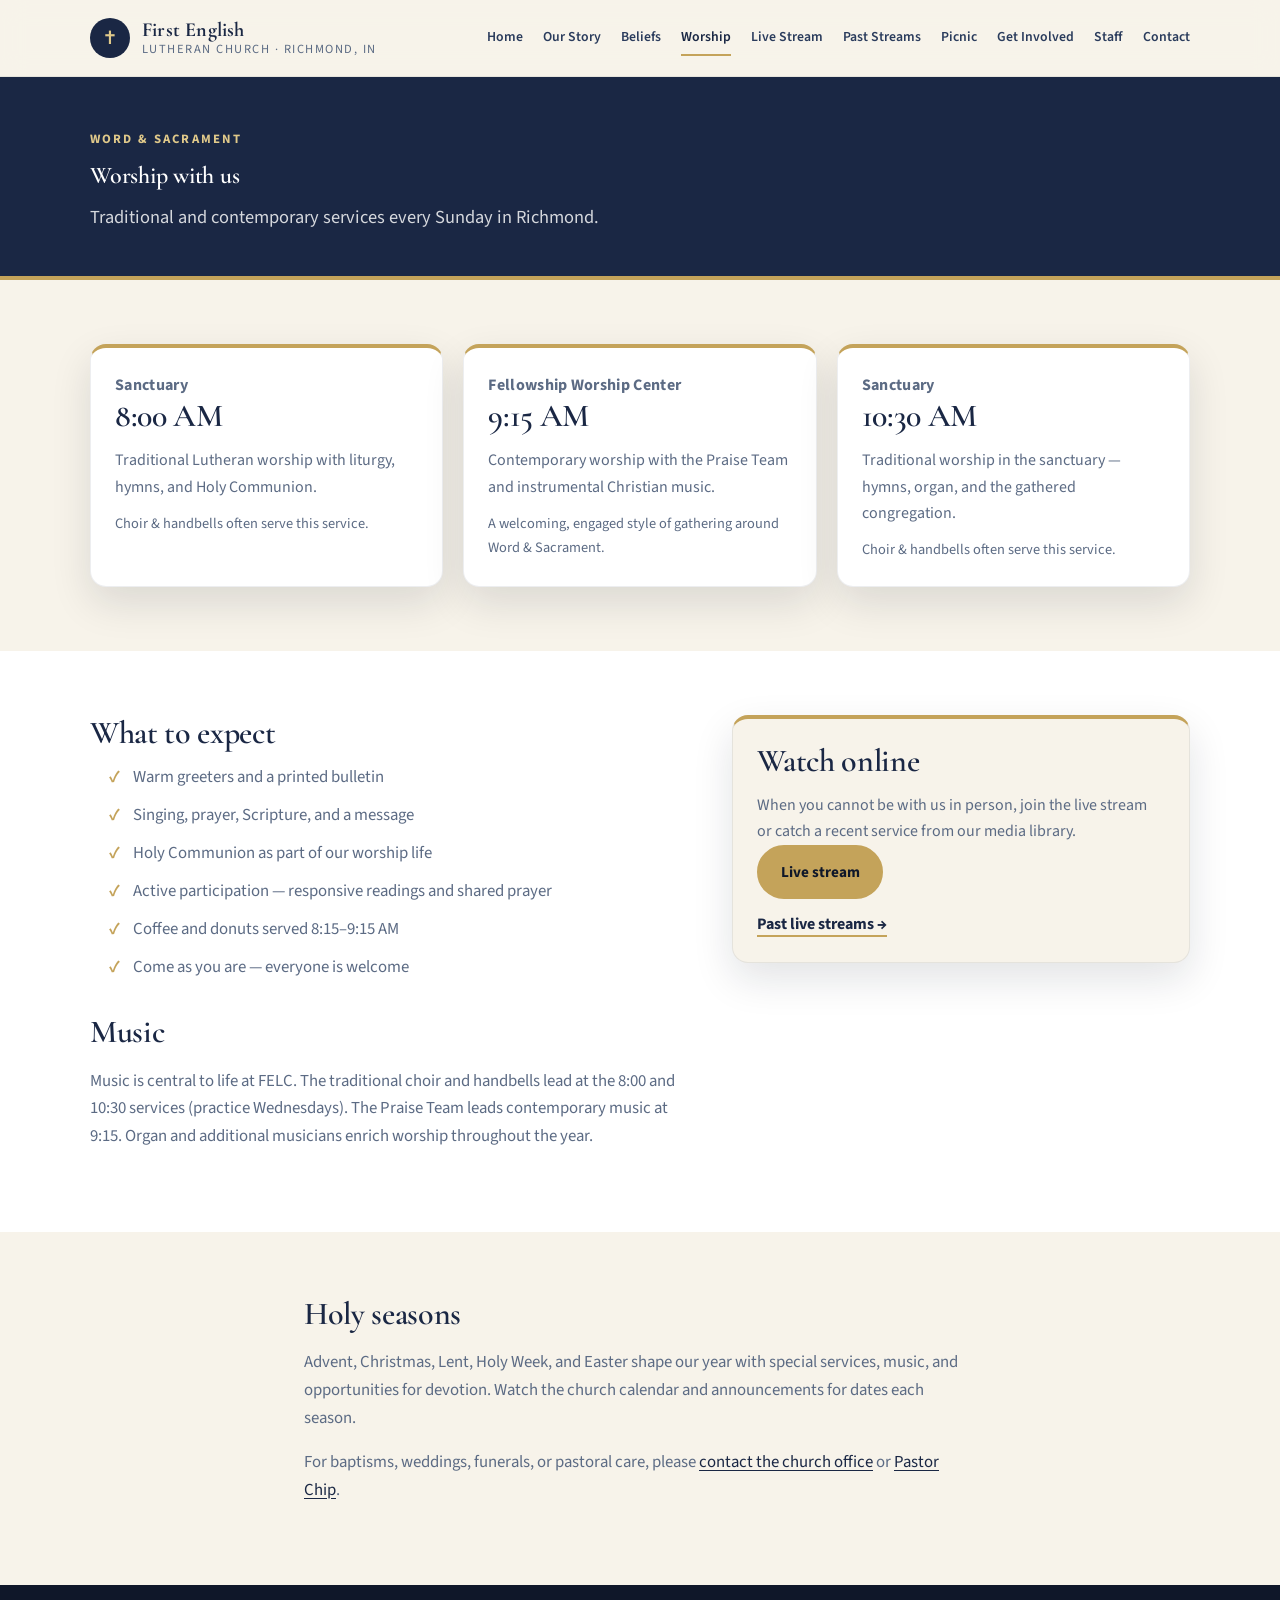
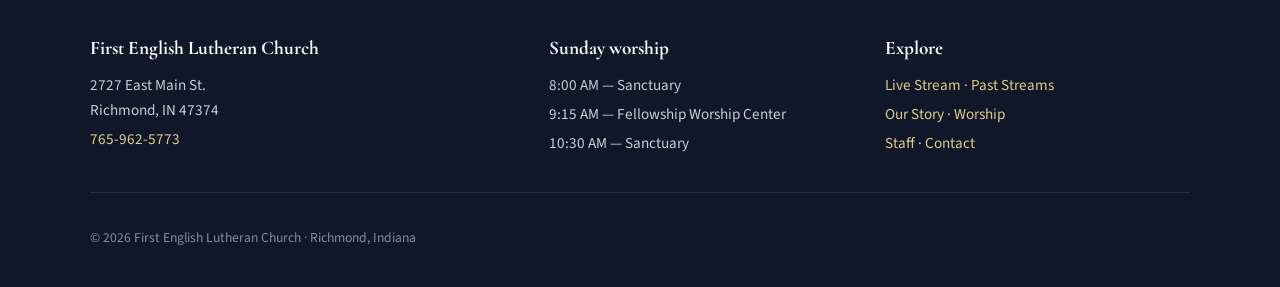
<file: worship.html>
<!DOCTYPE html>
<html lang="en">
<head>
  <meta charset="UTF-8" />
  <meta name="viewport" content="width=device-width, initial-scale=1.0" />
  <meta name="description" content="Sunday worship at First English Lutheran Church, Richmond IN — 8:00 AM traditional, 9:15 AM contemporary, 10:30 AM traditional." />
  <title>Worship · First English Lutheran Church</title>
  <link rel="icon" href="assets/favicon.png" type="image/png" />
  <link rel="stylesheet" href="styles.css" />
  <link rel="preconnect" href="https://fonts.googleapis.com" />
  <link rel="preconnect" href="https://fonts.gstatic.com" crossorigin />
  <link href="https://fonts.googleapis.com/css2?family=Cormorant+Garamond:ital,wght@0,500;0,600;0,700;1,500&family=Source+Sans+3:wght@400;500;600;700&display=swap" rel="stylesheet" />
</head>
<body>
  <a class="skip-link" href="#main">Skip to content</a>
  <header class="site-header">
    <div class="container header-inner">
      <a class="brand" href="index.html">
        <span class="brand-mark" aria-hidden="true">&#10013;</span>
        <span class="brand-text">
          <strong>First English</strong>
          <span>Lutheran Church · Richmond, IN</span>
        </span>
      </a>
      <button class="nav-toggle" type="button" aria-expanded="false" aria-controls="site-nav" data-nav-toggle>
        <span class="sr-only">Menu</span>
        <span></span><span></span><span></span>
      </button>
      <nav id="site-nav" class="site-nav" data-nav>
        <a href="index.html">Home</a>
        <a href="about.html">Our Story</a>
        <a href="beliefs.html">Beliefs</a>
        <a href="worship.html" aria-current="page">Worship</a>
        <a href="live-stream.html">Live Stream</a>
        <a href="past-live-streams.html">Past Streams</a>
        <a href="picnic.html">Picnic</a>
        <a href="ministries.html">Get Involved</a>
        <a href="staff.html">Staff</a>
        <a href="contact.html">Contact</a>
      </nav>
    </div>
  </header>

  <main id="main">
    <section class="page-hero">
      <div class="container">
        <p class="eyebrow">Word &amp; Sacrament</p>
        <h1>Worship with us</h1>
        <p class="hero-lede">Traditional and contemporary services every Sunday in Richmond.</p>
      </div>
    </section>

    <section class="section">
      <div class="container">
        <div class="card-grid three">
          <article class="card highlight">
            <p class="card-meta">Sanctuary</p>
            <h2>8:00 AM</h2>
            <p>Traditional Lutheran worship with liturgy, hymns, and Holy Communion.</p>
            <p class="muted-sm">Choir &amp; handbells often serve this service.</p>
          </article>
          <article class="card highlight">
            <p class="card-meta">Fellowship Worship Center</p>
            <h2>9:15 AM</h2>
            <p>Contemporary worship with the Praise Team and instrumental Christian music.</p>
            <p class="muted-sm">A welcoming, engaged style of gathering around Word &amp; Sacrament.</p>
          </article>
          <article class="card highlight">
            <p class="card-meta">Sanctuary</p>
            <h2>10:30 AM</h2>
            <p>Traditional worship in the sanctuary — hymns, organ, and the gathered congregation.</p>
            <p class="muted-sm">Choir &amp; handbells often serve this service.</p>
          </article>
        </div>
      </div>
    </section>

    <section class="section section-alt">
      <div class="container split">
        <div class="prose">
          <h2>What to expect</h2>
          <ul class="checklist">
            <li>Warm greeters and a printed bulletin</li>
            <li>Singing, prayer, Scripture, and a message</li>
            <li>Holy Communion as part of our worship life</li>
            <li>Active participation — responsive readings and shared prayer</li>
            <li>Coffee and donuts served 8:15–9:15 AM</li>
            <li>Come as you are — everyone is welcome</li>
          </ul>
          <h2>Music</h2>
          <p>
            Music is central to life at FELC. The traditional choir and handbells lead at the 8:00 and 10:30
            services (practice Wednesdays). The Praise Team leads contemporary music at 9:15. Organ and
            additional musicians enrich worship throughout the year.
          </p>
        </div>
        <aside class="card highlight">
          <h2>Watch online</h2>
          <p>
            When you cannot be with us in person, join the live stream or catch a recent service from our
            media library.
          </p>
          <p>
            <a class="btn btn-primary" href="live-stream.html">Live stream</a>
          </p>
          <p style="margin-top: 0.75rem;">
            <a class="text-link" href="past-live-streams.html">Past live streams →</a>
          </p>
        </aside>
      </div>
    </section>

    <section class="section">
      <div class="container prose narrow">
        <h2>Holy seasons</h2>
        <p>
          Advent, Christmas, Lent, Holy Week, and Easter shape our year with special services, music, and
          opportunities for devotion. Watch the church calendar and announcements for dates each season.
        </p>
        <p>
          For baptisms, weddings, funerals, or pastoral care, please
          <a href="contact.html">contact the church office</a> or
          <a href="mailto:pastorchip@felconline.org">Pastor Chip</a>.
        </p>
      </div>
    </section>
  </main>

  <footer class="site-footer">
    <div class="container footer-grid">
      <div>
        <strong>First English Lutheran Church</strong>
        <p>2727 East Main St.<br />Richmond, IN 47374</p>
        <p><a href="tel:7659625773">765-962-5773</a></p>
      </div>
      <div>
        <strong>Sunday worship</strong>
        <p>8:00 AM — Sanctuary</p>
        <p>9:15 AM — Fellowship Worship Center</p>
        <p>10:30 AM — Sanctuary</p>
      </div>
      <div>
        <strong>Explore</strong>
        <p><a href="live-stream.html">Live Stream</a> · <a href="past-live-streams.html">Past Streams</a></p>
        <p><a href="about.html">Our Story</a> · <a href="worship.html">Worship</a></p>
        <p><a href="staff.html">Staff</a> · <a href="contact.html">Contact</a></p>
      </div>
    </div>
    <div class="container footer-bottom">
      <p>© <span data-year></span> First English Lutheran Church · Richmond, Indiana</p>
    </div>
  </footer>
  <script src="script.js"></script>
</body>
</html>
</file>
<file: styles.css>
:root {
  --navy: #1a2744;
  --navy-deep: #0f1729;
  --navy-soft: #2a3b5c;
  --gold: #c4a35a;
  --gold-light: #e0c98a;
  --cream: #f7f3ea;
  --cream-dark: #ebe4d4;
  --text: #243049;
  --muted: #5c6b84;
  --white: #ffffff;
  --shadow: 0 16px 40px rgba(15, 23, 41, 0.12);
  --radius: 1rem;
  --font-display: "Cormorant Garamond", Georgia, serif;
  --font-body: "Source Sans 3", "Segoe UI", system-ui, sans-serif;
  --header-h: 4.75rem;
}

*,
*::before,
*::after {
  box-sizing: border-box;
}

html {
  scroll-behavior: smooth;
}

body {
  margin: 0;
  font-family: var(--font-body);
  color: var(--text);
  background: var(--cream);
  line-height: 1.65;
}

img {
  max-width: 100%;
  display: block;
}

a {
  color: var(--navy);
  text-decoration-thickness: 1px;
  text-underline-offset: 0.15em;
}

a:hover {
  color: var(--gold);
}

.sr-only {
  position: absolute;
  width: 1px;
  height: 1px;
  padding: 0;
  margin: -1px;
  overflow: hidden;
  clip: rect(0, 0, 0, 0);
  border: 0;
}

.skip-link {
  position: absolute;
  left: 1rem;
  top: -3rem;
  background: var(--gold);
  color: var(--navy-deep);
  padding: 0.5rem 1rem;
  z-index: 1000;
  border-radius: 0.35rem;
  font-weight: 600;
}

.skip-link:focus {
  top: 1rem;
}

.container {
  width: min(1100px, calc(100% - 2rem));
  margin-inline: auto;
}

/* Header */
.site-header {
  position: sticky;
  top: 0;
  z-index: 100;
  background: rgba(247, 243, 234, 0.92);
  backdrop-filter: blur(12px);
  border-bottom: 1px solid rgba(26, 39, 68, 0.08);
}

.header-inner {
  display: flex;
  align-items: center;
  justify-content: space-between;
  min-height: var(--header-h);
  gap: 1rem;
}

.brand {
  display: flex;
  align-items: center;
  gap: 0.75rem;
  text-decoration: none;
  color: var(--navy);
  flex-shrink: 0;
}

.brand:hover {
  color: var(--navy);
}

.brand-logo {
  height: 3.35rem;
  width: auto;
  max-width: min(280px, 48vw);
  object-fit: contain;
  object-position: left center;
}

.brand-mark {
  width: 2.5rem;
  height: 2.5rem;
  border-radius: 50%;
  display: grid;
  place-items: center;
  background: var(--navy);
  color: var(--gold-light);
  font-size: 1.15rem;
  flex-shrink: 0;
}

.brand-text {
  display: flex;
  flex-direction: column;
  line-height: 1.15;
}

.brand-text strong {
  font-family: var(--font-display);
  font-size: 1.25rem;
  font-weight: 700;
  letter-spacing: 0.01em;
}

.brand-text span {
  font-size: 0.78rem;
  text-transform: uppercase;
  letter-spacing: 0.12em;
  color: var(--muted);
}

.site-nav {
  display: flex;
  align-items: center;
  gap: 0.25rem 1.25rem;
}

.site-nav a {
  text-decoration: none;
  color: var(--navy-soft);
  font-weight: 600;
  font-size: 0.86rem;
  padding: 0.35rem 0;
  border-bottom: 2px solid transparent;
  white-space: nowrap;
}

.site-nav a:hover,
.site-nav a[aria-current="page"] {
  color: var(--navy);
  border-bottom-color: var(--gold);
}

.nav-toggle {
  display: none;
  flex-direction: column;
  justify-content: center;
  gap: 5px;
  width: 2.5rem;
  height: 2.5rem;
  border: 1px solid rgba(26, 39, 68, 0.15);
  border-radius: 0.5rem;
  background: var(--white);
  cursor: pointer;
  padding: 0.5rem;
}

.nav-toggle span:not(.sr-only) {
  display: block;
  height: 2px;
  background: var(--navy);
  border-radius: 1px;
}

/* Hero */
.hero {
  position: relative;
  min-height: min(72vh, 36rem);
  display: grid;
  align-items: end;
  color: var(--white);
  background:
    linear-gradient(145deg, rgba(15, 23, 41, 0.88), rgba(26, 39, 68, 0.72)),
    radial-gradient(ellipse at 20% 20%, rgba(196, 163, 90, 0.25), transparent 50%),
    linear-gradient(160deg, #1a2744 0%, #2f4268 50%, #1a2744 100%);
  overflow: hidden;
}

.hero::after {
  content: "";
  position: absolute;
  inset: auto 0 0 0;
  height: 4px;
  background: linear-gradient(90deg, var(--gold), var(--gold-light), var(--gold));
}

.hero-content {
  position: relative;
  z-index: 1;
  padding: 4rem 0 3.5rem;
  max-width: 40rem;
  margin-left: max(1rem, calc((100% - 1100px) / 2));
  margin-right: 1rem;
  width: min(40rem, calc(100% - 2rem));
}

.page-hero {
  background: var(--navy);
  color: var(--white);
  padding: 3.25rem 0 2.75rem;
  border-bottom: 4px solid var(--gold);
}

.page-hero .hero-lede {
  color: rgba(255, 255, 255, 0.82);
  max-width: 36rem;
  margin: 0;
}

.page-hero h1 {
  color: var(--white);
  margin: 0.35rem 0 0.75rem;
}

.eyebrow {
  margin: 0 0 0.75rem;
  font-size: 0.8rem;
  font-weight: 700;
  letter-spacing: 0.16em;
  text-transform: uppercase;
  color: var(--gold-light);
}

.hero h1,
.page-hero h1,
h1, h2, h3 {
  font-family: var(--font-display);
  font-weight: 600;
  line-height: 1.15;
  letter-spacing: -0.01em;
}

.hero h1 {
  margin: 0 0 1rem;
  font-size: clamp(2.4rem, 5vw, 3.6rem);
  color: var(--white);
}

.hero-lede {
  margin: 0 0 1.75rem;
  font-size: 1.15rem;
  color: rgba(255, 255, 255, 0.88);
  max-width: 34rem;
}

.hero-actions {
  display: flex;
  flex-wrap: wrap;
  gap: 0.75rem;
}

/* Buttons */
.btn {
  display: inline-flex;
  align-items: center;
  justify-content: center;
  gap: 0.4rem;
  padding: 0.8rem 1.35rem;
  border-radius: 999px;
  font-weight: 700;
  font-size: 0.95rem;
  text-decoration: none;
  border: 2px solid transparent;
  cursor: pointer;
  font-family: inherit;
  transition: transform 0.15s ease, background 0.15s ease, color 0.15s ease;
}

.btn:hover {
  transform: translateY(-1px);
  text-decoration: none;
}

.btn-primary {
  background: var(--gold);
  color: var(--navy-deep);
  border-color: var(--gold);
}

.btn-primary:hover {
  background: var(--gold-light);
  color: var(--navy-deep);
}

.btn-ghost {
  background: transparent;
  color: var(--white);
  border-color: rgba(255, 255, 255, 0.45);
}

.btn-ghost:hover {
  background: rgba(255, 255, 255, 0.1);
  color: var(--white);
}

.text-link {
  font-weight: 700;
  text-decoration: none;
  color: var(--navy);
  border-bottom: 2px solid var(--gold);
}

.text-link:hover {
  color: var(--gold);
}

/* Sections */
.section {
  padding: 4rem 0;
}

.section-alt {
  background: var(--white);
}

.section-navy {
  background: var(--navy-deep);
  color: var(--white);
  text-align: center;
}

.section-navy h2 {
  color: var(--white);
}

.section-navy p {
  color: rgba(255, 255, 255, 0.78);
}

.mission-band {
  max-width: 40rem;
  margin-inline: auto;
}

.mission-band h2 {
  margin: 0.5rem 0 1rem;
  font-size: clamp(1.8rem, 3vw, 2.4rem);
}

.mission-band .btn {
  margin-top: 0.5rem;
}

.center-note {
  text-align: center;
  margin: 1.75rem 0 0;
}

.narrow {
  max-width: 42rem;
}

.mission-quote {
  margin: 1.5rem 0;
  padding: 1.25rem 1.5rem;
  border-left: 4px solid var(--gold);
  background: var(--white);
  font-family: var(--font-display);
  font-size: 1.5rem;
  color: var(--navy);
  font-style: italic;
}

.values-list {
  list-style: none;
  padding: 0;
}

.values-list li {
  padding: 0.65rem 0 0.65rem 1.25rem;
  border-bottom: 1px solid rgba(26, 39, 68, 0.08);
  position: relative;
}

.values-list li::before {
  content: "◆";
  position: absolute;
  left: 0;
  color: var(--gold);
  font-size: 0.65rem;
  top: 0.95rem;
}

.card-grid.tight {
  margin: 1.25rem 0 1.5rem;
}

.muted-sm {
  font-size: 0.9rem;
  color: var(--muted);
  margin-top: 0.75rem !important;
}

.pastor-card {
  border-top: 4px solid var(--gold);
}

.pastor-card h2 {
  margin-top: 0;
}

.map-embed {
  border-radius: var(--radius);
  overflow: hidden;
  box-shadow: var(--shadow);
  border: 1px solid rgba(26, 39, 68, 0.08);
  min-height: 18rem;
}

.map-embed iframe {
  width: 100%;
  height: 18rem;
  border: 0;
  display: block;
}

/* Media / live stream */
.stream-embed {
  position: relative;
  width: 100%;
  aspect-ratio: 16 / 9;
  border-radius: var(--radius);
  overflow: hidden;
  background: var(--navy-deep);
  box-shadow: var(--shadow);
  border: 1px solid rgba(26, 39, 68, 0.08);
}

.stream-embed iframe {
  position: absolute;
  inset: 0;
  width: 100%;
  height: 100%;
  border: 0;
}

.stream-grid {
  display: grid;
  grid-template-columns: repeat(2, 1fr);
  gap: 1.25rem;
}

.stream-card {
  background: var(--white);
  border: 1px solid rgba(26, 39, 68, 0.08);
  border-radius: var(--radius);
  overflow: hidden;
  box-shadow: var(--shadow);
}

.stream-card .stream-embed {
  border-radius: 0;
  box-shadow: none;
  border: none;
  border-bottom: 1px solid rgba(26, 39, 68, 0.08);
}

.stream-card-body {
  padding: 1rem 1.15rem 1.15rem;
}

.stream-card-body h3 {
  margin: 0 0 0.25rem;
  font-size: 1.15rem;
}

.stream-card-body p {
  margin: 0;
  color: var(--muted);
  font-size: 0.92rem;
}

.media-feature {
  display: grid;
  grid-template-columns: 1fr 1fr;
  gap: 1.25rem;
}

.media-feature .card {
  display: flex;
  flex-direction: column;
  min-height: 100%;
}

.media-feature .card p:last-of-type {
  flex: 1;
}

.media-feature .btn {
  margin-top: 1rem;
  align-self: flex-start;
}

/* Church picnic */
.picnic-layout {
  display: grid;
  grid-template-columns: minmax(240px, 0.9fr) 1.1fr;
  gap: 2rem;
  align-items: start;
}

.picnic-flyer-wrap {
  position: sticky;
  top: calc(var(--header-h) + 1rem);
}

.picnic-flyer {
  width: 100%;
  height: auto;
  border-radius: var(--radius);
  box-shadow: var(--shadow);
  border: 1px solid rgba(26, 39, 68, 0.08);
  background: var(--white);
}

.picnic-details .schedule dd {
  white-space: normal;
  text-align: right;
}

.picnic-banner {
  display: grid;
  grid-template-columns: auto 1fr auto;
  gap: 1.25rem;
  align-items: center;
  background: var(--white);
  border: 1px solid rgba(26, 39, 68, 0.08);
  border-left: 4px solid var(--gold);
  border-radius: var(--radius);
  padding: 1.15rem 1.35rem;
  box-shadow: var(--shadow);
  text-decoration: none;
  color: inherit;
  transition: transform 0.15s ease, border-color 0.15s ease;
}

.picnic-banner:hover {
  transform: translateY(-2px);
  border-color: var(--gold);
  color: inherit;
}

.picnic-banner img {
  width: 4.5rem;
  height: 4.5rem;
  object-fit: cover;
  border-radius: 0.5rem;
}

.picnic-banner h3 {
  margin: 0 0 0.25rem;
}

.picnic-banner p {
  margin: 0;
  color: var(--muted);
  font-size: 0.95rem;
}

.picnic-banner .btn {
  pointer-events: none;
}

@media (max-width: 860px) {
  .stream-grid,
  .media-feature,
  .picnic-layout {
    grid-template-columns: 1fr;
  }

  .picnic-flyer-wrap {
    position: static;
    max-width: 22rem;
    margin-inline: auto;
  }

  .picnic-banner {
    grid-template-columns: auto 1fr;
  }

  .picnic-banner .btn {
    grid-column: 1 / -1;
    justify-self: start;
  }

  .brand-logo {
    height: 2.75rem;
  }
}

.section-head {
  max-width: 36rem;
  margin-bottom: 2rem;
}

.section-head h2 {
  margin: 0 0 0.5rem;
  font-size: clamp(1.9rem, 3vw, 2.4rem);
  color: var(--navy);
}

.section-head p {
  margin: 0;
  color: var(--muted);
  font-size: 1.05rem;
}

h2 {
  font-size: clamp(1.7rem, 2.5vw, 2.1rem);
  color: var(--navy);
  margin: 0 0 0.75rem;
}

h3 {
  font-size: 1.35rem;
  color: var(--navy);
  margin: 0 0 0.5rem;
}

.prose p,
.prose li {
  color: var(--muted);
  font-size: 1.05rem;
}

.prose ul {
  padding-left: 1.2rem;
}

.prose h2 {
  margin-top: 2rem;
}

.prose h2:first-child {
  margin-top: 0;
}

.note {
  font-size: 0.92rem;
  color: var(--muted);
  font-style: italic;
}

/* Cards & grids */
.card-grid {
  display: grid;
  gap: 1.25rem;
}

.card-grid.two {
  grid-template-columns: repeat(2, 1fr);
}

.card-grid.three {
  grid-template-columns: repeat(3, 1fr);
}

.card {
  background: var(--white);
  border: 1px solid rgba(26, 39, 68, 0.08);
  border-radius: var(--radius);
  padding: 1.5rem;
  box-shadow: var(--shadow);
}

.section-alt .card {
  background: var(--cream);
}

.card.highlight {
  border-top: 4px solid var(--gold);
}

.card-meta {
  color: var(--gold);
  font-weight: 700;
  margin: 0 0 0.65rem;
  letter-spacing: 0.02em;
}

.card p {
  margin: 0;
  color: var(--muted);
}

.card ul {
  margin: 0.75rem 0 0;
  padding-left: 1.1rem;
  color: var(--muted);
}

.card-link {
  text-decoration: none;
  color: inherit;
  transition: transform 0.15s ease, border-color 0.15s ease;
  display: block;
}

.card-link:hover {
  transform: translateY(-3px);
  border-color: var(--gold);
  color: inherit;
}

.split {
  display: grid;
  grid-template-columns: 1.2fr 0.9fr;
  gap: 2rem;
  align-items: start;
}

.callout {
  background: var(--navy);
  color: var(--white);
  border-radius: var(--radius);
  padding: 1.75rem;
  box-shadow: var(--shadow);
}

.callout.inline {
  margin-top: 2rem;
  display: flex;
  flex-wrap: wrap;
  align-items: center;
  justify-content: space-between;
  gap: 1rem;
}

.callout h3 {
  color: var(--white);
  margin-top: 0;
}

.callout ul {
  margin: 0 0 1.25rem;
  padding-left: 1.1rem;
  color: rgba(255, 255, 255, 0.88);
}

.callout p {
  margin: 0;
  color: rgba(255, 255, 255, 0.88);
}

/* Worship schedule */
.schedule {
  margin: 0;
}

.schedule > div {
  display: flex;
  justify-content: space-between;
  gap: 1rem;
  padding: 0.85rem 0;
  border-bottom: 1px solid rgba(26, 39, 68, 0.08);
}

.schedule dt {
  font-weight: 600;
  color: var(--navy);
}

.schedule dd {
  margin: 0;
  font-weight: 700;
  color: var(--gold);
  white-space: nowrap;
}

.checklist {
  list-style: none;
  padding: 0;
  margin: 0;
}

.checklist li {
  position: relative;
  padding-left: 1.5rem;
  margin-bottom: 0.65rem;
  color: var(--muted);
}

.checklist li::before {
  content: "✓";
  position: absolute;
  left: 0;
  color: var(--gold);
  font-weight: 700;
}

/* Contact */
.contact-form {
  display: grid;
  gap: 0.9rem;
  margin-top: 1rem;
}

.contact-form .honeypot {
  position: absolute;
  left: -10000px;
  width: 1px;
  height: 1px;
  overflow: hidden;
}

.contact-form .optional {
  font-weight: 400;
  color: var(--muted);
  font-size: 0.85em;
}

.contact-form label {
  display: grid;
  gap: 0.35rem;
  font-weight: 600;
  font-size: 0.92rem;
  color: var(--navy);
}

.contact-form input,
.contact-form textarea {
  font: inherit;
  padding: 0.7rem 0.85rem;
  border: 1px solid rgba(26, 39, 68, 0.18);
  border-radius: 0.5rem;
  background: var(--white);
  color: var(--text);
}

.contact-form input:focus,
.contact-form textarea:focus {
  outline: 2px solid var(--gold);
  outline-offset: 1px;
}

.map-placeholder {
  min-height: 16rem;
  border-radius: var(--radius);
  background:
    linear-gradient(135deg, rgba(26, 39, 68, 0.06), rgba(196, 163, 90, 0.12)),
    repeating-linear-gradient(
      -12deg,
      transparent,
      transparent 12px,
      rgba(26, 39, 68, 0.03) 12px,
      rgba(26, 39, 68, 0.03) 13px
    );
  border: 1px dashed rgba(26, 39, 68, 0.2);
  display: grid;
  place-items: center;
  text-align: center;
  color: var(--muted);
  padding: 2rem;
}

/* Footer */
.site-footer {
  background: var(--navy-deep);
  color: rgba(255, 255, 255, 0.78);
  padding: 3rem 0 1.5rem;
}

.site-footer a {
  color: var(--gold-light);
  text-decoration: none;
}

.site-footer a:hover {
  color: var(--white);
}

.site-footer strong {
  display: block;
  color: var(--white);
  font-family: var(--font-display);
  font-size: 1.2rem;
  margin-bottom: 0.5rem;
}

.footer-grid {
  display: grid;
  grid-template-columns: 1.4fr 1fr 1fr;
  gap: 2rem;
  padding-bottom: 2rem;
  border-bottom: 1px solid rgba(255, 255, 255, 0.1);
}

.footer-grid p {
  margin: 0.25rem 0;
  font-size: 0.95rem;
}

.footer-bottom {
  padding-top: 1.25rem;
  font-size: 0.85rem;
  color: rgba(255, 255, 255, 0.5);
}

/* Mobile */
@media (max-width: 860px) {
  .card-grid.two,
  .card-grid.three,
  .split,
  .footer-grid {
    grid-template-columns: 1fr;
  }

  .nav-toggle {
    display: flex;
  }

  .site-nav {
    position: absolute;
    left: 0;
    right: 0;
    top: var(--header-h);
    background: var(--cream);
    flex-direction: column;
    align-items: stretch;
    padding: 0.75rem 1rem 1rem;
    border-bottom: 1px solid rgba(26, 39, 68, 0.08);
    display: none;
    gap: 0;
  }

  .site-nav.is-open {
    display: flex;
  }

  .site-nav a {
    padding: 0.85rem 0.5rem;
    border-bottom: 1px solid rgba(26, 39, 68, 0.08);
  }

  .site-nav a[aria-current="page"] {
    border-bottom-color: rgba(26, 39, 68, 0.08);
    color: var(--gold);
  }

  .hero-content {
    margin-left: 1rem;
  }

  .callout.inline {
    flex-direction: column;
    align-items: flex-start;
  }
}
</file>
